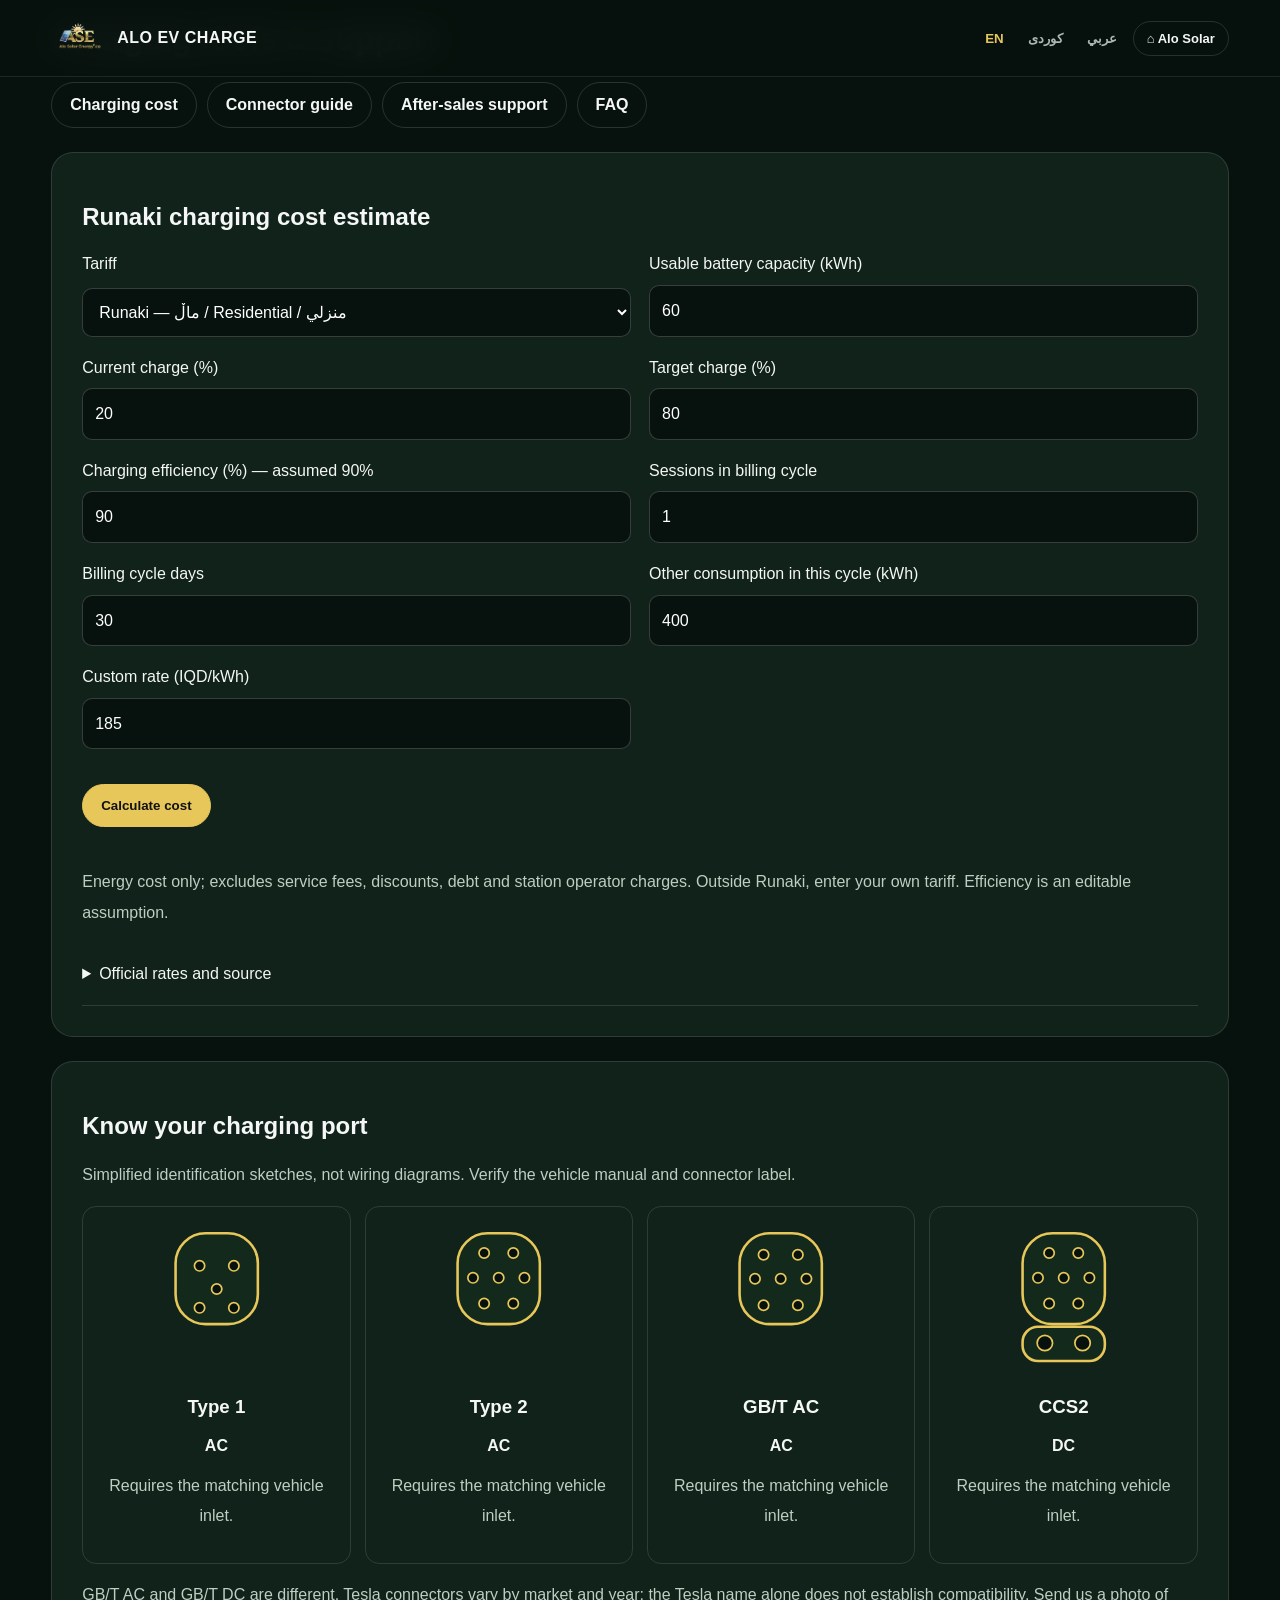
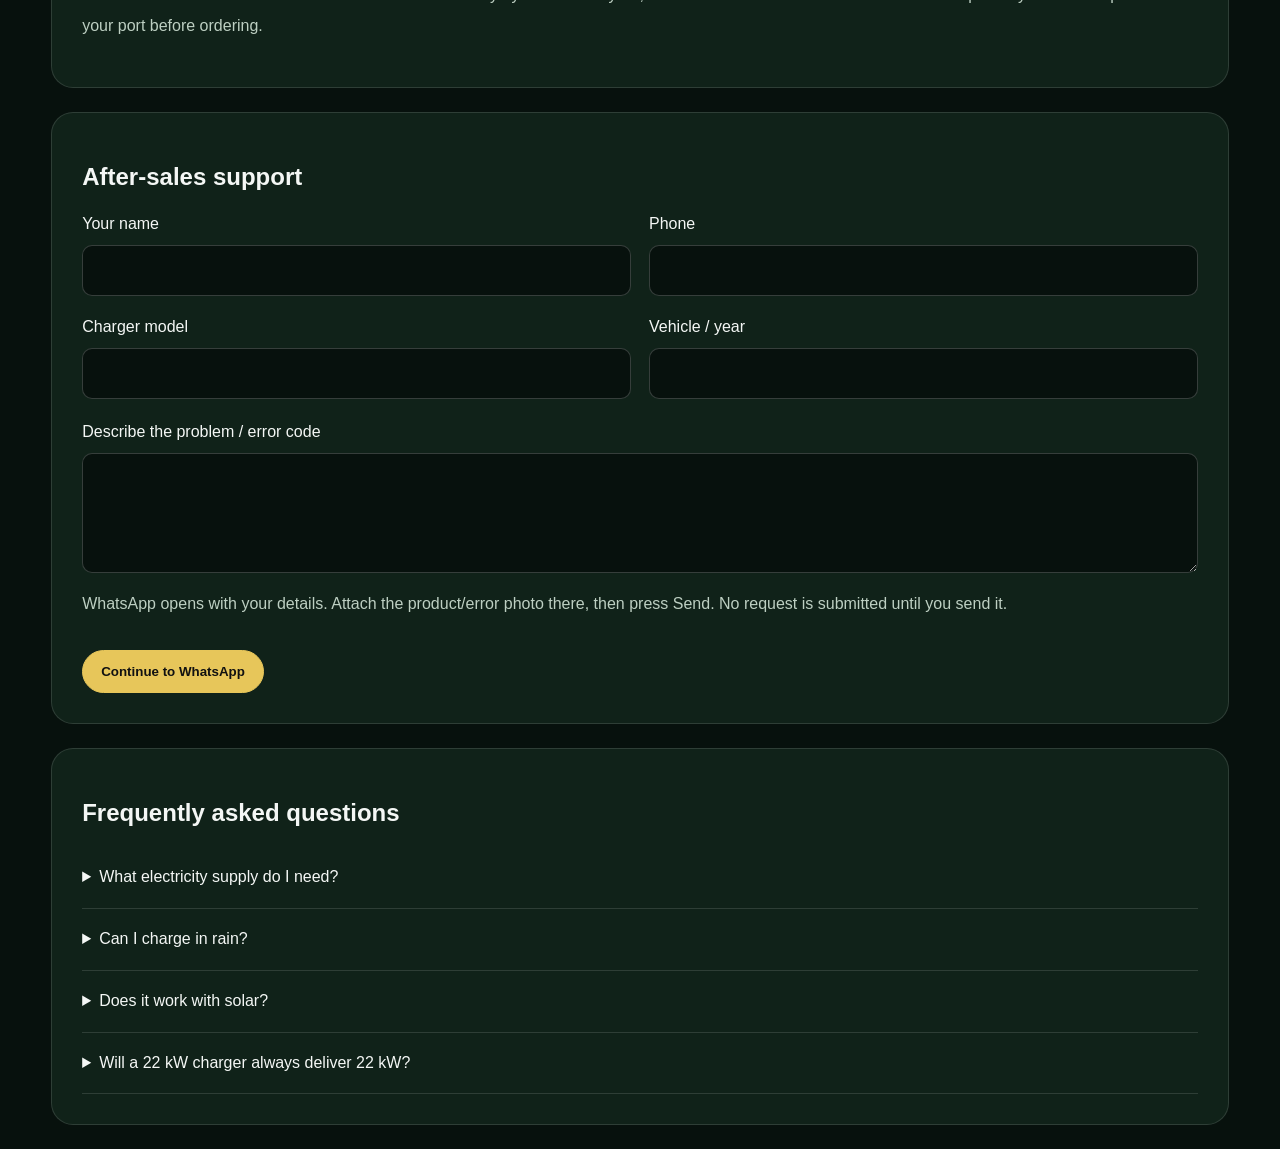
<file: ev-support.html>
<!doctype html><html lang="en" dir="ltr"><head><meta charset="utf-8"><meta name="viewport" content="width=device-width,initial-scale=1,maximum-scale=1"><title>Alo EV | Charging tools & support</title><meta name="theme-color" content="#050706"><meta http-equiv="Content-Security-Policy" content="default-src 'self'; img-src 'self' data: https://powersolid.vn https://medal-power.com https://www.medal-power.com https://www.sfxntech.com https://cms.peak-energy.gmbh https://ladezon.de https://images.caradisiac.com; style-src 'self' 'unsafe-inline' https://fonts.googleapis.com; font-src 'self' https://fonts.gstatic.com; script-src 'self' 'unsafe-inline'; base-uri 'self'; object-src 'none';"><link rel="preconnect" href="https://fonts.googleapis.com"><link href="https://fonts.googleapis.com/css2?family=Inter:wght@400;500;600;700;800;900&family=Noto+Sans+Arabic:wght@400;500;600;700;800;900&display=swap" rel="stylesheet"><style>
:root{--bg:#07110d;--panel:#10251b;--line:#ffffff18;--gold:#e7c65a;--green:#29e39e;--txt:#f4f7f5;--muted:#a8b3ad}*{box-sizing:border-box}html{scroll-behavior:smooth}body{margin:0;background:var(--bg);color:var(--txt);font-family:Inter,"Noto Sans Arabic",sans-serif}a{text-decoration:none;color:inherit}.wrap{width:min(1180px,92%);margin:auto}header{position:fixed;z-index:30;top:0;left:0;right:0;background:#07110de8;backdrop-filter:blur(18px);border-bottom:1px solid var(--line)}.nav{height:72px;display:flex;align-items:center;gap:14px}.brand{display:flex;align-items:center;gap:10px;font-weight:900;letter-spacing:.5px}.brand img{width:56px;height:56px;object-fit:contain;display:block}.nav-right{margin-inline-start:auto;display:flex;align-items:center;gap:8px}.lang{border:0;background:transparent;color:#aeb8b2;font-weight:800;cursor:pointer;padding:8px}.lang.active{color:var(--gold)}.back{border:1px solid #ffffff22;border-radius:999px;padding:9px 13px;font-size:13px;font-weight:800}.hero{min-height:100vh;display:flex;align-items:center;position:relative;overflow:hidden;background:linear-gradient(90deg,#050706 8%,#050706d9 43%,#05070644 75%),url('https://www.sfxntech.com/images/sunfull/products/ev_smart_charger/SMART-7kw-OCPP16-4G-WiFi-Wallbox-03-clean.webp?v=1') center right/contain no-repeat}.hero:after{content:"";position:absolute;inset:auto 0 0;height:180px;background:linear-gradient(transparent,var(--bg))}.hero-copy{position:relative;z-index:2;max-width:690px;padding-top:60px}.kicker{color:var(--green);font-size:12px;font-weight:900;letter-spacing:2px}.hero h1{font-size:clamp(52px,8vw,96px);line-height:.92;margin:18px 0;letter-spacing:-4px}.hero h1 span{color:var(--gold)}.hero p{font-size:clamp(16px,2vw,21px);line-height:1.7;color:#bcc6c0;max-width:590px}.actions{display:flex;gap:10px;flex-wrap:wrap;margin-top:30px}.btn{display:inline-flex;align-items:center;justify-content:center;padding:13px 18px;border-radius:999px;font-weight:900;border:1px solid #ffffff24}.primary{background:var(--gold);color:#111;border-color:var(--gold)}.section{padding:95px 0}.head{display:flex;justify-content:space-between;align-items:end;gap:30px;margin-bottom:34px}.head h2{font-size:clamp(34px,5vw,58px);line-height:1;margin:8px 0}.head p{max-width:520px;color:var(--muted);line-height:1.7}.solutions{display:grid;grid-template-columns:repeat(3,1fr);gap:14px}.solution{min-height:390px;border-radius:26px;overflow:hidden;position:relative;border:1px solid var(--line);background:#111}.solution:before{content:"";position:absolute;inset:0;background:linear-gradient(180deg,#00000008 20%,#050706f2 94%)}.solution:nth-child(1){background:url('https://cms.peak-energy.gmbh/api/media/file/Wallbox-Haus.webp') center/cover no-repeat}.solution:nth-child(2){background:url('https://ladezon.de/cdn/shop/files/ladesaeulen_gewerbeimmobilien.png?v=1772017278&width=1600') center/cover no-repeat}.solution:nth-child(3){background:url('https://images.caradisiac.com/logos/3/2/7/5/283275/S0-il-y-a-comme-un-hic-sur-le-tout-electrique-209440.jpg') center/cover no-repeat}.solution .icon{display:none}.solution .copy{position:absolute;z-index:2;left:25px;right:25px;bottom:24px}.solution h3{font-size:26px;margin:0 0 7px}.solution p{color:#aeb9b2;margin:0;line-height:1.55}.brands{display:grid;grid-template-columns:1fr 1fr;gap:16px}.brand-card{background:var(--panel);border:1px solid var(--line);border-radius:28px;overflow:hidden}.brand-card img{width:100%;height:380px;object-fit:contain;background:#fff}.brand-copy{padding:28px}.brand-copy small{color:var(--green);font-weight:900;letter-spacing:1.5px}.brand-copy h3{font-size:32px;margin:6px 0}.brand-copy p{color:var(--muted);line-height:1.7}.chips{display:flex;gap:7px;flex-wrap:wrap}.chip{border:1px solid #ffffff20;border-radius:999px;padding:6px 10px;font-size:12px;color:#c7d0cb}.solar{border:1px solid var(--line);border-radius:30px;overflow:hidden;display:grid;grid-template-columns:1fr 1fr;background:linear-gradient(135deg,#0d1712,#090c0a)}.solar-img{min-height:470px;background:url('https://www.sfxntech.com/images/sunfull/products/ev_smart_charger/SMART-7kw-OCPP16-4G-WiFi-Wallbox-03-clean.webp?v=1') center/cover}.solar-copy{padding:55px}.solar-copy h2{font-size:clamp(36px,5vw,62px);line-height:1;margin:12px 0 20px}.solar-copy p{color:var(--muted);line-height:1.75}.flow{display:flex;gap:8px;flex-wrap:wrap;margin:26px 0}.flow span{border:1px solid #ffffff1c;background:#ffffff08;padding:10px 12px;border-radius:999px;font-weight:800}.cta{text-align:center;padding:75px 20px;border-top:1px solid var(--line)}.cta h2{font-size:clamp(36px,5vw,60px);margin:0 0 14px}.cta p{color:var(--muted);max-width:620px;margin:0 auto 26px;line-height:1.7}.modal{position:fixed;inset:0;background:#000c;z-index:50;display:none;align-items:center;justify-content:center;padding:20px}.modal.open{display:flex}.modal-card{width:min(620px,100%);max-height:90vh;overflow:auto;background:#0b100d;border:1px solid #ffffff20;border-radius:24px;padding:28px}.close{float:right;border:0;background:#ffffff10;color:#fff;border-radius:50%;width:36px;height:36px;cursor:pointer}.fields{display:grid;grid-template-columns:1fr 1fr;gap:10px}.field label{display:block;color:var(--muted);font-size:12px;margin-bottom:5px}.field input,.field select{width:100%;background:#050706;border:1px solid #ffffff22;color:#fff;border-radius:12px;padding:13px}.result{margin-top:16px;padding:16px;border-radius:14px;background:#29e39e10;border:1px solid #29e39e38;color:#dff9ee}.footer{text-align:center;padding:30px;color:#77827c;font-size:12px}[dir=rtl] body{font-family:"Noto Sans Arabic",Inter,sans-serif}[dir=rtl] .hero h1{letter-spacing:0}[dir=rtl] .solution .icon{right:auto;left:38px}
@media(max-width:800px){.brand span{display:none}.hero{min-height:92vh;background:linear-gradient(#050706bb,#050706ee),url('https://www.sfxntech.com/images/sunfull/products/ev_smart_charger/SMART-7kw-OCPP16-4G-WiFi-Wallbox-03-clean.webp?v=1') center 20%/cover no-repeat}.hero h1{letter-spacing:-2px}.head{display:block}.solutions,.brands,.solar{grid-template-columns:1fr}.brand-card img{height:300px}.solar-img{min-height:320px}.solar-copy{padding:30px}.section{padding:65px 0}.fields{grid-template-columns:1fr}.lang{padding:7px 5px;font-size:12px}.back{padding:8px 10px;font-size:12px}}
</style>
<style id="ev-topbar-stability-fix">
body[data-layout=ev]{overflow-x:hidden}
body[data-layout=ev] header .nav{min-height:72px;height:auto;padding:10px 0;flex-wrap:wrap;row-gap:10px}
body[data-layout=ev] header .brand{flex:1 1 260px;min-width:0}
body[data-layout=ev] header .brand img{flex:0 0 auto}
body[data-layout=ev] header .brand span{display:block;min-width:0;white-space:nowrap;overflow:hidden;text-overflow:ellipsis}
body[data-layout=ev] header .nav-right{margin-inline-start:auto;display:flex;align-items:center;justify-content:flex-end;gap:8px;flex-wrap:wrap;min-width:0}
body[data-layout=ev] header .nav-right .back{white-space:nowrap}
body[data-layout=ev] .hero,body[data-layout=ev] main{overflow-x:clip}
@media(max-width:1100px){
  body[data-layout=ev] header .wrap,body[data-layout=ev] .hero>.wrap,body[data-layout=ev] .ev-quick-nav{width:min(100%,calc(100% - 32px))}
  body[data-layout=ev] header .brand{flex-basis:220px}
}
@media(max-width:760px){
  body[data-layout=ev] header .nav{align-items:flex-start}
  body[data-layout=ev] header .brand{flex:1 1 100%}
  body[data-layout=ev] header .nav-right{width:100%;margin-inline-start:0;justify-content:space-between}
  body[data-layout=ev] header .nav-right .lang{flex:0 0 auto}
  body[data-layout=ev] header .nav-right .back{margin-inline-start:auto}
}
@media(max-width:520px){
  body[data-layout=ev] header .nav-right{gap:6px}
  body[data-layout=ev] header .nav-right .back{font-size:11px;padding:8px 9px}
  body[data-layout=ev] header .brand img{width:48px;height:48px}
}
</style>
<link rel="icon" type="image/png" sizes="64x64" href="./favicon.png?v=20260926c">
<link rel="shortcut icon" type="image/x-icon" href="./favicon.ico?v=20260926c">
<link rel="apple-touch-icon" href="./icons/icon-192.png?v=20260926c">

<style id="eve-language-display-fix">
html[lang="en"] .ku,html[lang="en"] .ar{display:none!important}
html[lang="ku"] .en,html[lang="ku"] .ar{display:none!important}
html[lang="ar"] .en,html[lang="ar"] .ku{display:none!important}
</style>
<link href="https://fonts.googleapis.com/css2?family=IBM+Plex+Sans+Arabic:wght@400;500;600;700&family=Manrope:wght@400;500;600;700;800&family=Vazirmatn:wght@400;500;600;700;800&display=swap" rel="stylesheet">
<link rel="stylesheet" href="language-fonts.css">
</head><body data-layout="ev">
<header><div class="wrap nav"><a class="brand" href="ev-charging.html"><img src="./alo-logo.png?v=3" alt="Alo Solar Energy Logo"><span>ALO EV CHARGE</span></a><div class="nav-right"><button class="lang" data-lang="en">EN</button><button class="lang" data-lang="ku">کوردی</button><button class="lang" data-lang="ar">عربي</button><a class="back" href="index.html"><span class="en">⌂ Alo Solar</span><span class="ku">⌂ سەرەتا</span><span class="ar">⌂ الرئيسية</span></a></div></div></header>
<main class="catalog-main wrap"><h1><span class="en">Charging tools & support</span><span class="ku">ڕێنمای شەحن و خزمەتگوزاری</span><span class="ar">أدوات الشحن والدعم</span></h1><nav class="tools-nav"><a class="btn" href="#cost"><span class="en">Charging cost</span><span class="ku">تێچووی شەحن</span><span class="ar">تكلفة الشحن</span></a><a class="btn" href="#ports"><span class="en">Connector guide</span><span class="ku">ڕێنمای پۆرت</span><span class="ar">دليل المنافذ</span></a><a class="btn" href="#support"><span class="en">After-sales support</span><span class="ku">خزمەتگوزاری دوای فرۆشتن</span><span class="ar">خدمة ما بعد البيع</span></a><a class="btn" href="#faq"><span class="en">FAQ</span><span class="ku">پرسیارە باوەکان</span><span class="ar">الأسئلة الشائعة</span></a></nav><section id="cost" class="tool-panel"><h2><span class="en">Runaki charging cost estimate</span><span class="ku">خەمڵاندنی تێچووی شەحن بە نرخی ڕووناکی</span><span class="ar">تقدير تكلفة الشحن بتعرفة روناكي</span></h2><form id="cost-form"><div class="tool-fields"><label><span class="en">Tariff</span><span class="ku">جۆری نرخ</span><span class="ar">التعرفة</span><select id="tariff"><option value="home">Runaki — ماڵ / Residential / منزلي</option><option value="business">Runaki — بازرگانی / Commercial / تجاري</option><option value="custom">نرخی تایبەت / Custom / مخصص</option></select></label><label><span class="en">Usable battery capacity (kWh)</span><span class="ku">قەبارەی بەکارهاتووی پاتری (kWh)</span><span class="ar">سعة البطارية القابلة للاستخدام (kWh)</span><input id="capacity" type="number" value="60" min="0.1" max="1000" step="any" required></label><label><span class="en">Current charge (%)</span><span class="ku">شەحنی ئێستا (%)</span><span class="ar">الشحن الحالي (%)</span><input id="from" type="number" value="20" min="0" max="100" step="any" required></label><label><span class="en">Target charge (%)</span><span class="ku">شەحنی مەبەست (%)</span><span class="ar">الشحن المطلوب (%)</span><input id="to" type="number" value="80" min="0" max="100" step="any" required></label><label><span class="en">Charging efficiency (%) — assumed 90%</span><span class="ku">کارایی شەحن (%) — خەمڵاندن ٩٠٪</span><span class="ar">كفاءة الشحن (%) — افتراض 90%</span><input id="eff" type="number" value="90" min="1" max="100" step="any" required></label><label><span class="en">Sessions in billing cycle</span><span class="ku">ژمارەی شەحن لە ماوەی پسوولە</span><span class="ar">جلسات الشحن خلال الفاتورة</span><input id="sessions" type="number" value="1" min="1" max="1000" step="1" required></label><label><span class="en">Billing cycle days</span><span class="ku">ژمارەی ڕۆژەکانی پسوولە</span><span class="ar">أيام دورة الفاتورة</span><input id="days" type="number" value="30" min="1" max="366" step="1" required></label><label><span class="en">Other consumption in this cycle (kWh)</span><span class="ku">بەکارهێنانی تر لەم ماوەیەدا (kWh)</span><span class="ar">الاستهلاك الآخر خلال الدورة (kWh)</span><input id="base" type="number" value="400" min="0" max="100000" step="any" required></label><label><span class="en">Custom rate (IQD/kWh)</span><span class="ku">نرخی تایبەت (دینار/kWh)</span><span class="ar">التعرفة المخصصة (دينار/kWh)</span><input id="rate" type="number" value="185" min="0" max="10000" step="any" required></label></div><button class="btn primary" type="submit"><span class="en">Calculate cost</span><span class="ku">حیساب بکە</span><span class="ar">احسب التكلفة</span></button><output id="cost-output" aria-live="polite"></output></form><p><span class="en">Energy cost only; excludes service fees, discounts, debt and station operator charges. Outside Runaki, enter your own tariff. Efficiency is an editable assumption.</span><span class="ku">تەنها تێچووی وزەیە؛ کرێی خزمەتگوزاری، داشکاندن، قەرز و کرێی وێستگە ناگرێتەوە. ئەگەر ڕووناکیت نییە نرخی خۆت بنووسە. کارایی شەحن خەمڵاندنێکی گۆڕاوە.</span><span class="ar">تكلفة الطاقة فقط؛ لا تشمل الرسوم والخصومات والديون وأجور محطة الشحن. خارج روناكي أدخل تعرفة حسابك. الكفاءة افتراض قابل للتعديل.</span></p><details><summary><span class="en">Official rates and source</span><span class="ku">نرخی فەرمی و سەرچاوە</span><span class="ar">التعرفة الرسمية والمصدر</span></summary><p dir="ltr">30 days: 0–400: 72 · 400–800: 108 · 800–1200: 175 · 1200–1600: 265 · above 1600: 350 IQD/kWh. Commercial: 185 IQD/kWh.</p><a target="_blank" rel="noopener" href="https://runaki.gov.krd/en/resources/krg-announces-new-electricity-tariffs-under-project-runaki/">Runaki — 14 May 2025</a><p><span class="en">Reviewed 26 September 2026. Household bands scale with billing days.</span><span class="ku">پشکنراو لە ٢٦ ئەیلوولی ٢٠٢٦. پلەکانی ماڵ بەپێی ڕۆژەکانی پسوولە دەگۆڕێن.</span><span class="ar">تمت المراجعة في 26 سبتمبر 2026. الشرائح المنزلية تتناسب مع أيام الفاتورة.</span></p></details></section><section id="ports" class="tool-panel"><h2><span class="en">Know your charging port</span><span class="ku">پۆرتی شەحنەکەت بناسە</span><span class="ar">تعرّف على منفذ الشحن</span></h2><p><span class="en">Simplified identification sketches, not wiring diagrams. Verify the vehicle manual and connector label.</span><span class="ku">وێنەکان هێڵکاریی سادەن بۆ ناسینەوە، نەک نەخشەی بەستنی کارەبا. ڕێنمای ئۆتۆمبێل و ناوی پۆرت بپشکنە.</span><span class="ar">رسومات مبسطة للتعرّف وليست مخططات توصيل. راجع دليل السيارة وملصق المنفذ.</span></p><div class="port-grid"><article><svg viewBox="0 0 130 175" role="img" aria-label="Type 1"><rect x="17" y="12" width="96" height="106" rx="35" fill="#12291c" stroke="#e7c65a" stroke-width="3"/><circle cx="45" cy="50" r="6" fill="#07110d" stroke="#e7c65a" stroke-width="2"/><circle cx="85" cy="50" r="6" fill="#07110d" stroke="#e7c65a" stroke-width="2"/><circle cx="65" cy="77" r="6" fill="#07110d" stroke="#e7c65a" stroke-width="2"/><circle cx="45" cy="99" r="6" fill="#07110d" stroke="#e7c65a" stroke-width="2"/><circle cx="85" cy="99" r="6" fill="#07110d" stroke="#e7c65a" stroke-width="2"/></svg><h3>Type 1</h3><b>AC</b><p><span class="en">Requires the matching vehicle inlet.</span><span class="ku">پێویستی بە پۆرتی هاوشێوەی ئۆتۆمبێل هەیە.</span><span class="ar">يتطلب منفذ السيارة المطابق.</span></p></article><article><svg viewBox="0 0 130 175" role="img" aria-label="Type 2"><rect x="17" y="12" width="96" height="106" rx="35" fill="#12291c" stroke="#e7c65a" stroke-width="3"/><circle cx="48" cy="35" r="6" fill="#07110d" stroke="#e7c65a" stroke-width="2"/><circle cx="82" cy="35" r="6" fill="#07110d" stroke="#e7c65a" stroke-width="2"/><circle cx="35" cy="64" r="6" fill="#07110d" stroke="#e7c65a" stroke-width="2"/><circle cx="65" cy="64" r="6" fill="#07110d" stroke="#e7c65a" stroke-width="2"/><circle cx="95" cy="64" r="6" fill="#07110d" stroke="#e7c65a" stroke-width="2"/><circle cx="48" cy="94" r="6" fill="#07110d" stroke="#e7c65a" stroke-width="2"/><circle cx="82" cy="94" r="6" fill="#07110d" stroke="#e7c65a" stroke-width="2"/></svg><h3>Type 2</h3><b>AC</b><p><span class="en">Requires the matching vehicle inlet.</span><span class="ku">پێویستی بە پۆرتی هاوشێوەی ئۆتۆمبێل هەیە.</span><span class="ar">يتطلب منفذ السيارة المطابق.</span></p></article><article><svg viewBox="0 0 130 175" role="img" aria-label="GB/T AC"><rect x="17" y="12" width="96" height="106" rx="35" fill="#12291c" stroke="#e7c65a" stroke-width="3"/><circle cx="45" cy="37" r="6" fill="#07110d" stroke="#e7c65a" stroke-width="2"/><circle cx="85" cy="37" r="6" fill="#07110d" stroke="#e7c65a" stroke-width="2"/><circle cx="35" cy="65" r="6" fill="#07110d" stroke="#e7c65a" stroke-width="2"/><circle cx="65" cy="65" r="6" fill="#07110d" stroke="#e7c65a" stroke-width="2"/><circle cx="95" cy="65" r="6" fill="#07110d" stroke="#e7c65a" stroke-width="2"/><circle cx="45" cy="96" r="6" fill="#07110d" stroke="#e7c65a" stroke-width="2"/><circle cx="85" cy="96" r="6" fill="#07110d" stroke="#e7c65a" stroke-width="2"/></svg><h3>GB/T AC</h3><b>AC</b><p><span class="en">Requires the matching vehicle inlet.</span><span class="ku">پێویستی بە پۆرتی هاوشێوەی ئۆتۆمبێل هەیە.</span><span class="ar">يتطلب منفذ السيارة المطابق.</span></p></article><article><svg viewBox="0 0 130 175" role="img" aria-label="CCS2"><rect x="17" y="12" width="96" height="106" rx="35" fill="#12291c" stroke="#e7c65a" stroke-width="3"/><rect x="17" y="121" width="96" height="40" rx="18" fill="#12291c" stroke="#e7c65a" stroke-width="3"/><circle cx="48" cy="35" r="6" fill="#07110d" stroke="#e7c65a" stroke-width="2"/><circle cx="82" cy="35" r="6" fill="#07110d" stroke="#e7c65a" stroke-width="2"/><circle cx="35" cy="64" r="6" fill="#07110d" stroke="#e7c65a" stroke-width="2"/><circle cx="65" cy="64" r="6" fill="#07110d" stroke="#e7c65a" stroke-width="2"/><circle cx="95" cy="64" r="6" fill="#07110d" stroke="#e7c65a" stroke-width="2"/><circle cx="48" cy="94" r="6" fill="#07110d" stroke="#e7c65a" stroke-width="2"/><circle cx="82" cy="94" r="6" fill="#07110d" stroke="#e7c65a" stroke-width="2"/><circle cx="43" cy="140" r="9" fill="#07110d" stroke="#e7c65a" stroke-width="2"/><circle cx="87" cy="140" r="9" fill="#07110d" stroke="#e7c65a" stroke-width="2"/></svg><h3>CCS2</h3><b>DC</b><p><span class="en">Requires the matching vehicle inlet.</span><span class="ku">پێویستی بە پۆرتی هاوشێوەی ئۆتۆمبێل هەیە.</span><span class="ar">يتطلب منفذ السيارة المطابق.</span></p></article></div><p><span class="en">GB/T AC and GB/T DC are different. Tesla connectors vary by market and year; the Tesla name alone does not establish compatibility. Send us a photo of your port before ordering.</span><span class="ku">GB/T AC و GB/T DC جیاوازن. پۆرتی Tesla بەپێی بازاڕ و ساڵ دەگۆڕێت؛ تەنها ناوی Tesla گونجان دیاری ناکات. پێش داواکردن وێنەی پۆرتەکەت بنێرە.</span><span class="ar">GB/T AC يختلف عن GB/T DC. منافذ Tesla تختلف حسب السوق والسنة؛ الاسم وحده لا يضمن التوافق. أرسل صورة المنفذ قبل الطلب.</span></p></section><section id="support" class="tool-panel"><h2><span class="en">After-sales support</span><span class="ku">خزمەتگوزاری دوای فرۆشتن</span><span class="ar">خدمة ما بعد البيع</span></h2><form id="support-form"><div class="tool-fields"><label><span class="en">Your name</span><span class="ku">ناوت</span><span class="ar">الاسم</span><input id="support-customer" maxlength="100" required></label><label><span class="en">Phone</span><span class="ku">ژمارەی مۆبایل</span><span class="ar">الهاتف</span><input id="support-phone" maxlength="100" required></label><label><span class="en">Charger model</span><span class="ku">مۆدێلی شەحنکەر</span><span class="ar">طراز الشاحن</span><input id="support-model" maxlength="100" required></label><label><span class="en">Vehicle / year</span><span class="ku">سەیارە / ساڵ</span><span class="ar">السيارة / السنة</span><input id="support-vehicle" maxlength="100" required></label></div><label><span class="en">Describe the problem / error code</span><span class="ku">کێشەکە / کۆدی هەڵە بنووسە</span><span class="ar">وصف المشكلة / رمز الخطأ</span><textarea id="support-issue" maxlength="1500" required></textarea></label><p><span class="en">WhatsApp opens with your details. Attach the product/error photo there, then press Send. No request is submitted until you send it.</span><span class="ku">واتسئاپ بە زانیارییەکانتەوە دەکرێتەوە. لەوێ وێنەی بەرهەم یان هەڵەکە زیاد بکە و Send بکە. تا نەنێریت داواکاری تۆمار نابێت.</span><span class="ar">يفتح WhatsApp بالتفاصيل. أرفق صورة المنتج أو الخطأ هناك ثم اضغط إرسال. لا يتم تقديم الطلب حتى ترسله.</span></p><button class="btn primary" type="submit"><span class="en">Continue to WhatsApp</span><span class="ku">بەردەوام بە لە واتسئاپ</span><span class="ar">متابعة إلى WhatsApp</span></button></form></section><section id="faq" class="tool-panel"><h2><span class="en">Frequently asked questions</span><span class="ku">پرسیارە باوەکان</span><span class="ar">الأسئلة الشائعة</span></h2><details><summary><span class="en">What electricity supply do I need?</span><span class="ku">چ جۆرە کارەبایەکم پێویستە؟</span><span class="ar">ما التغذية الكهربائية المطلوبة؟</span></summary><p><span class="en">Check the exact model datasheet for voltage, phase and current. Installation and protection must be assessed for your site.</span><span class="ku">ڤۆڵتاژ، فەیز و ئەمپێر لە داتاشیتی مۆدێلەکە ببینە. دامەزراندن و پاراستن پێویستی بە پشکنینی شوێن هەیە.</span><span class="ar">راجع جهد وطَوْر وتيار الطراز في ورقة البيانات. يجب تقييم التركيب والحماية في الموقع.</span></p></details><details><summary><span class="en">Can I charge in rain?</span><span class="ku">لە باراندا شەحن بکەم؟</span><span class="ar">هل يمكن الشحن في المطر؟</span></summary><p><span class="en">Only under the manufacturer’s specified installation and weather conditions. Check the IP rating of both charger and connector; never use damaged equipment or flooded connections.</span><span class="ku">تەنها بەپێی مەرجی بەرهەمهێنەر. پلەی IP ـی شەحنکەر و پۆرت بپشکنە؛ ئامێری زیانلێکەوتوو یان پۆرتی ژێر ئاو بەکار مەهێنە.</span><span class="ar">وفق شروط الشركة فقط. تحقق من تصنيف IP للشاحن والموصل؛ لا تستخدم معدات تالفة أو توصيلات مغمورة.</span></p></details><details><summary><span class="en">Does it work with solar?</span><span class="ku">لەگەڵ سۆلەر کار دەکات؟</span><span class="ar">هل يعمل مع الطاقة الشمسية؟</span></summary><p><span class="en">It depends on inverter capacity, phase and available power. Charging specifically from surplus solar requires compatible controls; it is not a feature of every charger.</span><span class="ku">بە توانای ئینڤێرتەر، فەیز و وزەی بەردەستەوە بەستراوە. شەحن بە وزەی زیادەی خۆر کۆنترۆڵی گونجاو دەوێت و لە هەموو شەحنکەرێکدا نییە.</span><span class="ar">يعتمد على قدرة العاكس والطور والطاقة المتاحة. الشحن بفائض الشمس يتطلب تحكماً متوافقاً وليس ميزة لكل شاحن.</span></p></details><details><summary><span class="en">Will a 22 kW charger always deliver 22 kW?</span><span class="ku">٢٢ کیلۆوات هەمیشە ٢٢ دەدات؟</span><span class="ar">هل يعطي شاحن 22 kW دائماً 22 kW؟</span></summary><p><span class="en">No. The vehicle charging limit, supply and charger settings determine actual power.</span><span class="ku">نەخێر؛ سنووری سەیارە، کارەبای بەردەست و ڕێکخستنی شەحنکەر پاوەری ڕاستەقینە دیاری دەکەن.</span><span class="ar">لا؛ حد السيارة والتغذية وإعدادات الشاحن تحدد القدرة الفعلية.</span></p></details></section></main><script>function eveGetLangStore(k){try{return localStorage.getItem(k)}catch(e){return null}}function eveSetLangStore(k,v){try{localStorage.setItem(k,v)}catch(e){}}function setLang(l){if(!['en','ku','ar'].includes(l))l='en';document.documentElement.lang=l;document.documentElement.dir=l==='en'?'ltr':'rtl';document.querySelectorAll('.en,.ku,.ar').forEach(x=>x.style.display=x.classList.contains(l)?'':'none');document.querySelectorAll('.lang').forEach(x=>x.classList.toggle('active',x.dataset.lang===l));eveSetLangStore('aloLanguage',l);eveSetLangStore('aloLang',l)}document.querySelectorAll('.lang').forEach(b=>b.onclick=()=>setLang(b.dataset.lang));setLang(eveGetLangStore('aloLanguage')||eveGetLangStore('aloLang')||'en');</script><style>
.tools-nav{display:flex;gap:10px;flex-wrap:wrap;margin:24px 0}.tool-panel{scroll-margin-top:90px;background:#102219;border:1px solid #ffffff20;padding:30px;border-radius:22px;margin:24px 0}.tool-panel p{line-height:1.9;color:#bdcfc2}.tool-fields{display:grid;grid-template-columns:repeat(2,minmax(0,1fr));gap:18px;margin:20px 0}.tool-panel label{display:grid;gap:8px;line-height:1.6}.tool-panel input,.tool-panel select,.tool-panel textarea{width:100%;min-width:0;border:1px solid #ffffff30;background:#07110d;color:white;border-radius:10px;padding:12px;font:inherit;font-size:16px}.tool-panel textarea{min-height:120px}.tool-panel button{cursor:pointer;margin-top:15px}.tool-panel output{display:block;white-space:pre-line;line-height:2;color:#e7c65a;margin:20px 0}.tool-panel details{padding:16px 0;border-bottom:1px solid #ffffff20}.tool-panel summary{cursor:pointer;line-height:1.8}.port-grid{display:grid;grid-template-columns:repeat(4,1fr);gap:14px}.port-grid article{text-align:center;border:1px solid #ffffff20;padding:16px;border-radius:14px}.port-grid svg{height:150px;max-width:100%}.tool-panel a{text-decoration:underline}@media(max-width:700px){.tool-fields{grid-template-columns:1fr}.port-grid{grid-template-columns:1fr 1fr}.tool-panel{padding:20px 16px}.tools-nav .btn{flex:1 1 42%;font-size:13px}}
</style><script>
(()=>{
const $=id=>document.getElementById(id),copy=(a,b,c)=>document.documentElement.lang==='ku'?b:document.documentElement.lang==='ar'?c:a;
function bill(kwh,days){let remaining=kwh,total=0;for(const rate of [72,108,175,265]){let quantity=Math.min(remaining,400*days/30);total+=quantity*rate;remaining-=quantity}return total+remaining*350}
function state(){const home=$('tariff').value==='home',custom=$('tariff').value==='custom';for(const id of ['base','days']){$(id).disabled=!home;$(id).parentElement.hidden=!home}$('rate').disabled=!custom;$('rate').parentElement.hidden=!custom;$('cost-output').textContent=''}
$('tariff').addEventListener('change',state);state();
$('cost-form').addEventListener('input',()=>$('cost-output').textContent='');
$('cost-form').addEventListener('submit',event=>{event.preventDefault();if(!$('cost-form').reportValidity())return;const num=id=>Number($(id).value),start=num('from'),end=num('to');if(end<=start){$('cost-output').textContent=copy('Target charge must exceed current charge.','شەحنی مەبەست دەبێت لە ئێستا زیاتر بێت.','الشحن المطلوب يجب أن يتجاوز الحالي.');return}const battery=num('capacity')*(end-start)/100,grid=battery/(num('eff')/100),totalEnergy=grid*num('sessions'),tariff=$('tariff').value;const cost=tariff==='home'?bill(num('base')+totalEnergy,num('days'))-bill(num('base'),num('days')):totalEnergy*(tariff==='business'?185:num('rate'));const money=new Intl.NumberFormat('en-US',{maximumFractionDigits:0}).format(cost);$('cost-output').textContent=copy('Energy from grid per session: ','وزەی وەرگیراو لە تۆڕ بۆ هەر شەحن: ','طاقة الشبكة لكل جلسة: ')+grid.toFixed(2)+' kWh\n'+copy('Total charging energy in cycle: ','کۆی وزەی شەحن لە ماوەکەدا: ','إجمالي طاقة الشحن خلال الدورة: ')+totalEnergy.toFixed(2)+' kWh\n'+copy('Added energy cost in this cycle: ','تێچووی زیادەی وزە لەم ماوەیەدا: ','تكلفة الطاقة الإضافية خلال الدورة: ')+money+' IQD';});
$('support-form').addEventListener('submit',event=>{event.preventDefault();if(!$('support-form').reportValidity())return;const message=['Alo Solar Energy — EV support',...['customer','phone','model','vehicle','issue'].map(id=>id+': '+$('support-'+id).value.trim()),'I will attach photos in WhatsApp.'].join('\n');window.open('https://wa.me/9647764400440?text='+encodeURIComponent(message),'_blank','noopener,noreferrer');});
// Prevent stale result language after a language switch.
const original=window.setLang;window.setLang=function(l){original(l);$('cost-output').textContent=''};
if(typeof module!=='undefined')module.exports={bill};
})();

</script></body></html>
</file>
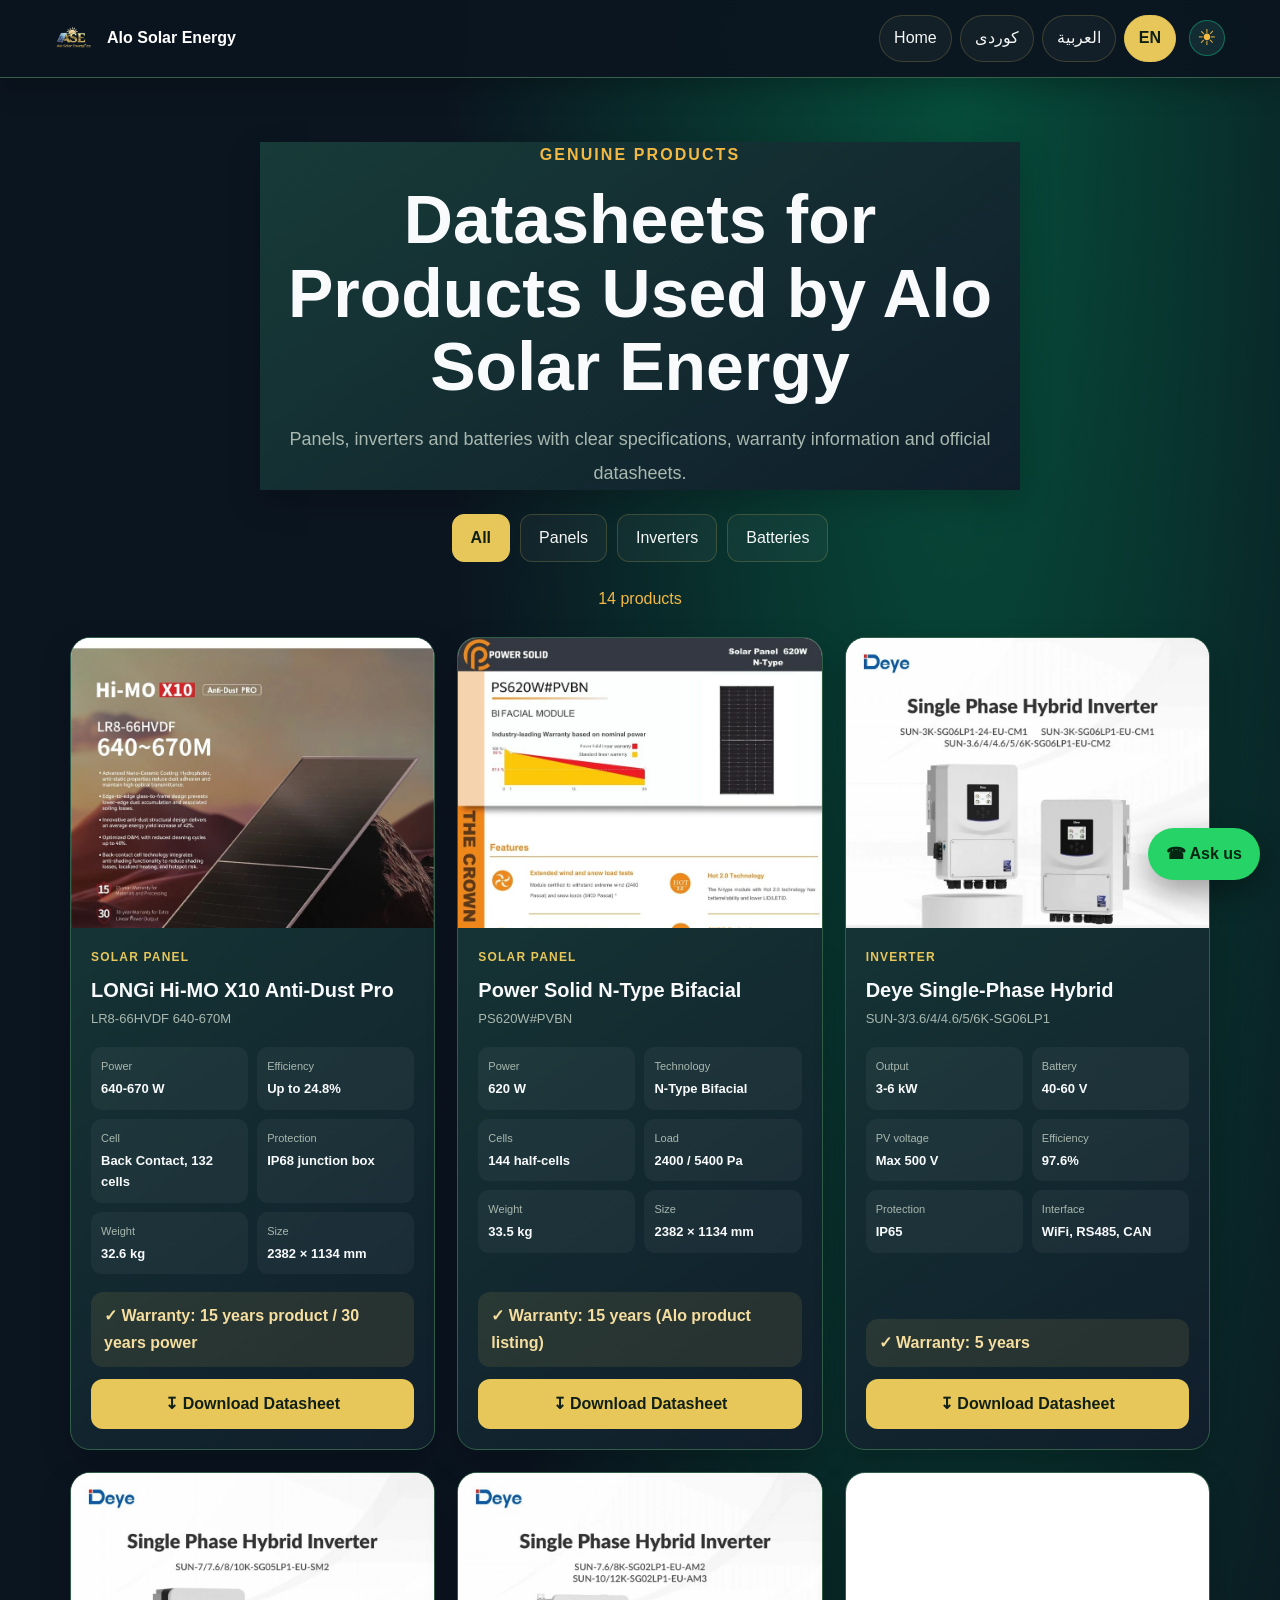
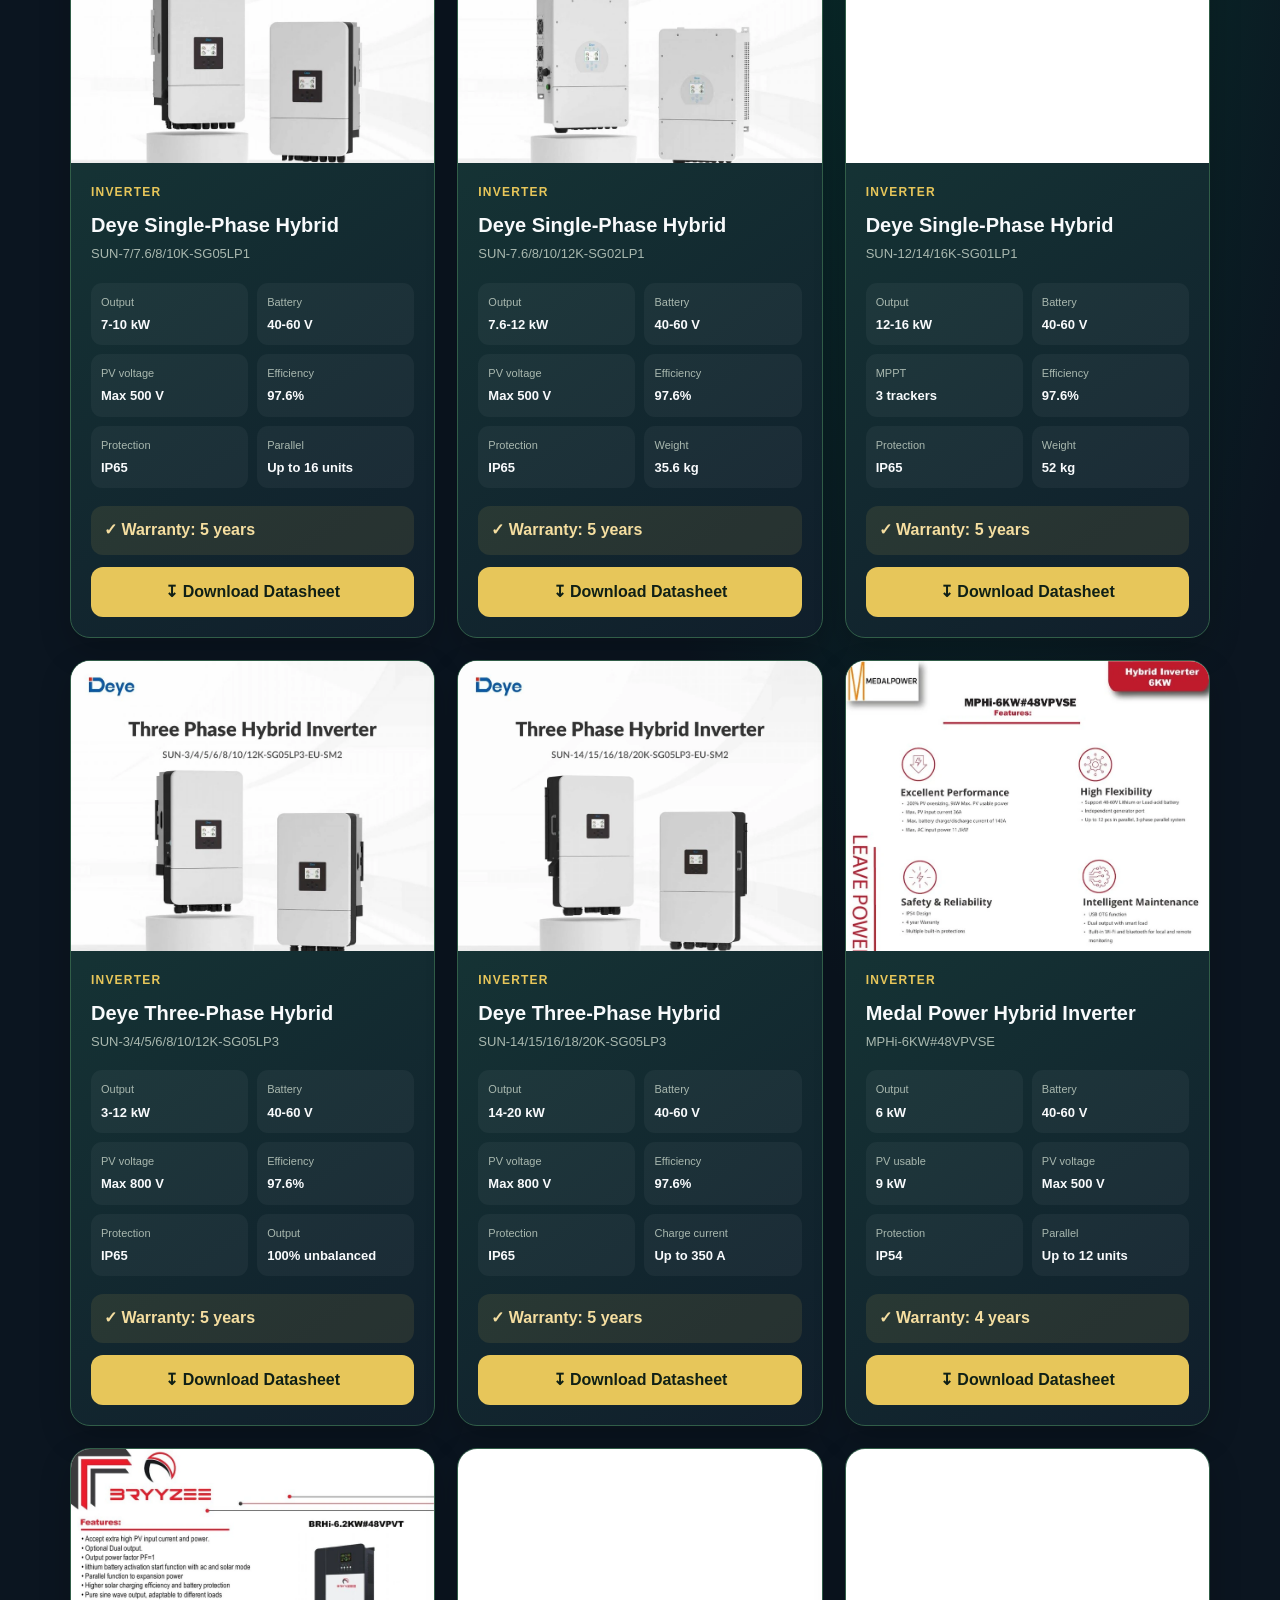
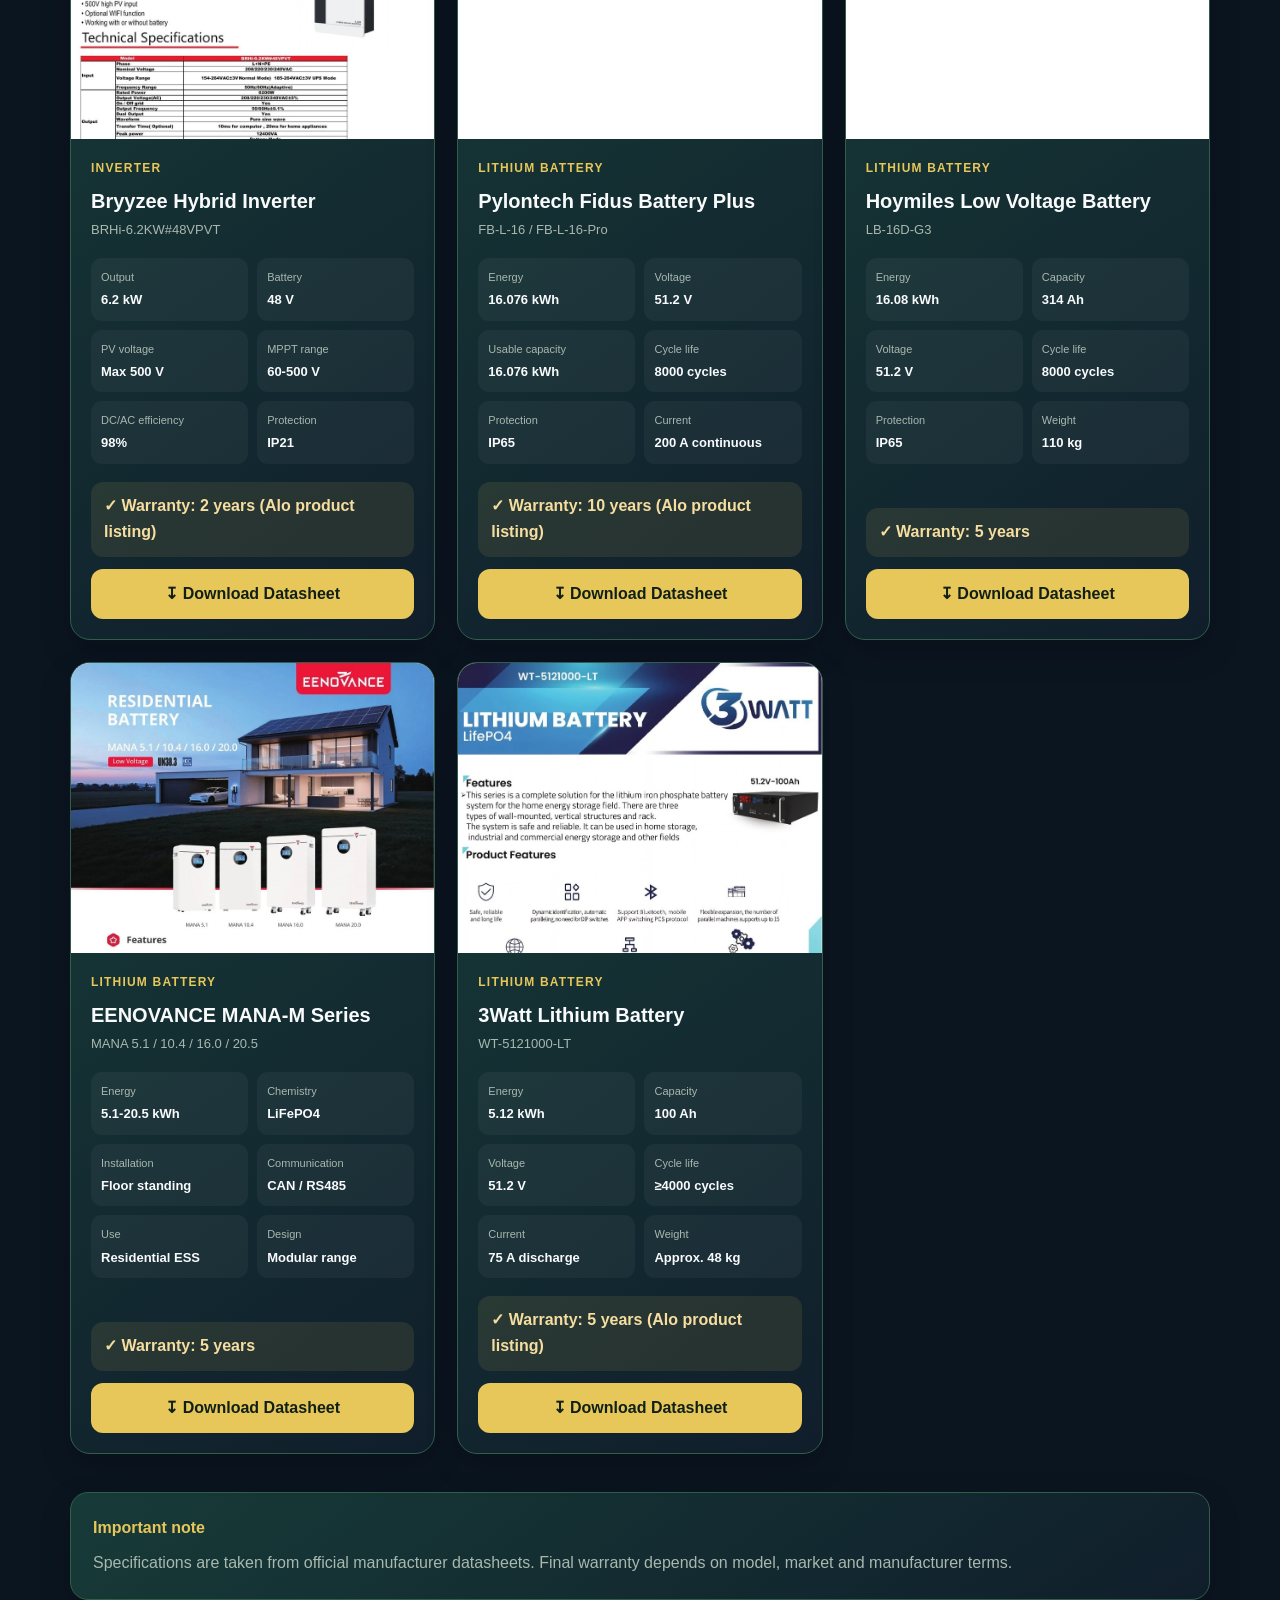
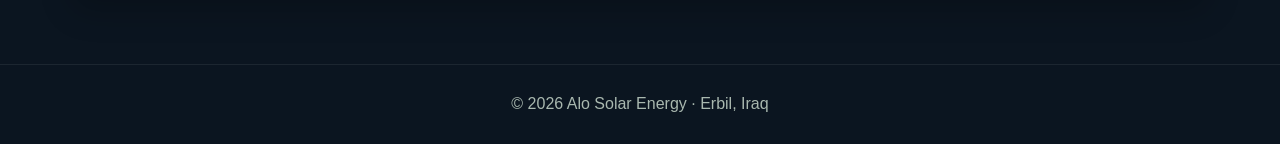
<file: products.html>
<!doctype html>
<html lang="ku" dir="rtl">
<head>
  <meta charset="utf-8"><meta name="viewport" content="width=device-width,initial-scale=1">
  <meta name="description" content="Solar panels, hybrid inverters and lithium batteries supplied by Alo Solar Energy in Iraq.">
  <meta name="theme-color" content="#07110d"><meta name="robots" content="index,follow,max-image-preview:large">
  <meta http-equiv="Content-Security-Policy" content="default-src 'self'; base-uri 'none'; object-src 'none'; frame-ancestors 'none'; img-src 'self' data:; style-src 'self' 'unsafe-inline' https://fonts.googleapis.com; font-src https://fonts.gstatic.com; script-src 'self' 'unsafe-inline'; connect-src 'none'; upgrade-insecure-requests">
  <link rel="canonical" href="https://alosolarenergy.com/products.html"><link rel="preconnect" href="https://fonts.googleapis.com"><link rel="preconnect" href="https://fonts.gstatic.com" crossorigin>
  <link href="https://fonts.googleapis.com/css2?family=Inter:wght@400;600;700;800&amp;family=Noto+Sans+Arabic:wght@400;600;700;800&amp;display=swap" rel="stylesheet">
  <style>
:root{--bg:#07110d;--card:#10251a;--gold:#e7c65a;--text:#f4f7f5;--muted:#a9b8af;--line:rgba(231,198,90,.2)}*{box-sizing:border-box}html{scroll-behavior:smooth}body{margin:0;background:radial-gradient(circle at 50% 0,#173d2a 0,#07110d 34%);color:var(--text);font-family:Inter,Arial,sans-serif;min-height:100vh}[dir=rtl] body{font-family:"Noto Sans Arabic",Tahoma,sans-serif}header{height:78px;padding:0 max(20px,calc((100% - 1180px)/2));display:flex;align-items:center;justify-content:space-between;gap:20px;border-bottom:1px solid rgba(255,255,255,.08);background:rgba(7,17,13,.92);position:sticky;top:0;z-index:10;backdrop-filter:blur(14px)}.brand{display:flex;align-items:center;gap:11px;color:white;text-decoration:none}.brand img{width:46px;height:46px;object-fit:contain}.actions,.langs{display:flex;align-items:center;gap:8px}.home,.langs button,.filters button{border:1px solid var(--line);border-radius:999px;background:rgba(255,255,255,.04);color:var(--text);padding:9px 14px;text-decoration:none;font:inherit;cursor:pointer}.langs button.active,.filters button.active{background:var(--gold);color:#102016;border-color:var(--gold);font-weight:800}main{max-width:1180px;margin:auto;padding:64px 20px}.hero{text-align:center;max-width:760px;margin:auto}.eyebrow{color:var(--gold);font-weight:800;letter-spacing:.13em;text-transform:uppercase}.hero h1{font-size:clamp(36px,6vw,68px);line-height:1.08;margin:15px 0}.hero p{color:var(--muted);font-size:18px;line-height:1.9}.filters{display:flex;flex-wrap:wrap;justify-content:center;gap:10px;margin:45px 0 12px}.count{text-align:center;color:var(--muted);margin-bottom:24px}.grid{display:grid;grid-template-columns:repeat(3,1fr);gap:22px}.card{background:linear-gradient(145deg,rgba(20,48,33,.96),rgba(8,25,17,.96));border:1px solid var(--line);border-radius:22px;overflow:hidden;display:flex;flex-direction:column;box-shadow:0 18px 45px rgba(0,0,0,.22);transition:.25s}.card:hover{transform:translateY(-5px);border-color:rgba(231,198,90,.55)}.photo{height:290px;background:#fff;display:grid;place-items:center;overflow:hidden}.photo img{width:100%;height:100%;object-fit:contain}.body{padding:20px;display:flex;flex-direction:column;flex:1}.type{color:var(--gold);font-size:12px;font-weight:800;letter-spacing:.1em;text-transform:uppercase}.card h2{font-size:20px;margin:8px 0 4px;line-height:1.4}.model{color:var(--muted);font-size:13px;direction:ltr;text-align:left}.specs{display:grid;grid-template-columns:1fr 1fr;gap:9px;margin:18px 0}.spec{background:rgba(255,255,255,.045);padding:10px;border-radius:11px}.spec small{display:block;color:var(--muted);font-size:11px}.spec strong{display:block;margin-top:3px;font-size:13px;direction:ltr}.warranty{margin-top:auto;padding:11px 13px;border-radius:12px;background:rgba(231,198,90,.1);color:#f5dea0;font-weight:700}.download{display:block;margin-top:12px;padding:12px;text-align:center;border-radius:12px;background:var(--gold);color:#102016;text-decoration:none;font-weight:800}.notice{margin-top:38px;padding:22px;border:1px solid var(--line);border-radius:18px;background:rgba(231,198,90,.06)}.notice b{color:var(--gold)}.notice p{color:var(--muted);line-height:1.8;margin:7px 0 0}.whatsapp{position:fixed;right:20px;bottom:20px;background:#25d366;color:#062614;text-decoration:none;padding:13px 18px;border-radius:999px;font-weight:800;box-shadow:0 12px 30px rgba(0,0,0,.35)}[dir=rtl] .whatsapp{right:auto;left:20px}footer{text-align:center;color:var(--muted);padding:26px;border-top:1px solid rgba(255,255,255,.07)}@media(max-width:900px){.grid{grid-template-columns:repeat(2,1fr)}}@media(max-width:620px){header{height:auto;padding:12px 14px;align-items:flex-start}.brand b{display:none}.actions{align-items:flex-end;flex-direction:column}.langs button{padding:7px 9px}.home{display:none}main{padding:44px 14px}.grid{grid-template-columns:1fr}.photo{height:330px}.whatsapp span{display:none}.whatsapp{padding:14px 17px}}

/* Alo Solar Energy: scoped layout refinement. Business logic remains in original files. */
:root{--ui-space:clamp(18px,2.4vw,30px);--ui-border:rgba(202,215,204,.13);--ui-radius:18px}
html{scroll-padding-top:96px;text-size-adjust:100%;-webkit-text-size-adjust:100%}
body[data-layout]{font-family:Inter,"Noto Sans Arabic",Tahoma,system-ui,sans-serif;line-height:1.65}
html[dir=rtl] body[data-layout]{font-family:"Noto Sans Arabic",Tahoma,system-ui,sans-serif}
body[data-layout] *,body[data-layout] *::before,body[data-layout] *::after{box-sizing:border-box}
body[data-layout] :is(button,input,select,textarea){font-family:inherit}
body[data-layout] :is(input:not([type=checkbox]):not([type=radio]):not([type=hidden]),select,textarea){font-size:16px;max-width:100%;border-radius:11px}
body[data-layout] :is(button,a,input,select,textarea):focus-visible{outline:2px solid #e7c65a;outline-offset:3px}
body[data-layout] :is(p,h1,h2,h3,label){overflow-wrap:break-word}
html[dir=rtl] body[data-layout] :is(h1,h2,h3,.brand,.kicker,.eyebrow){letter-spacing:normal}
body[data-layout] :is(main,.container,.wrap,.form-grid,.calc-row,.fields)>*{min-width:0}
body[data-layout] :is(button,.btn,.login-button,.order){touch-action:manipulation}
body[data-layout=home] :is(.container){max-width:1240px}
body[data-layout=home] :is(.grid3,.features,.calculator-grid){gap:22px}
body[data-layout=home] :is(.card,.calc-card,.calc-result,.hero-card){border-radius:22px;border-color:var(--ui-border)}
body[data-layout=home] .hero-copy h1{font-size:clamp(34px,4.7vw,68px);line-height:1.3;max-width:850px}
body[data-layout=home] :is(.calc-card,.calc-result){padding:var(--ui-space)}
body[data-layout=home] :is(.calc-row,.easy-quality-grid){gap:14px}
body[data-layout=home] :is(.field,.calc-field)>label{display:block;margin-bottom:8px;font-size:14px;line-height:1.65}
body[data-layout=home] :is(.field,.calc-field) :is(input,select){min-height:50px}
body[data-layout=home] .brand-grid{display:grid;grid-template-columns:repeat(auto-fit,minmax(150px,1fr));gap:14px}
body[data-layout=home] :is(.calc-actions,.easy-actions){display:flex;flex-wrap:wrap;gap:12px}
body[data-layout=home] :is(.calc-actions,.easy-actions)>*{flex:1 1 130px;min-height:48px}
body[data-layout=home] .calc-breakdown{line-height:1.85}
body[data-layout=products] main{width:min(1220px,calc(100% - 40px));margin-inline:auto}
body[data-layout=products] .filters{display:flex;gap:10px;flex-wrap:wrap;margin-block:24px}
body[data-layout=products] .filters button{min-height:44px;padding:10px 18px;border-radius:12px}
body[data-layout=products] #productGrid{gap:22px;align-items:stretch}
body[data-layout=products] #productGrid>article{border-radius:20px;overflow:hidden}
body[data-layout=installers] main{width:min(1220px,calc(100% - 40px));margin-inline:auto}
body[data-layout=installers] .login-view{grid-template-columns:minmax(0,1fr) minmax(0,560px);gap:clamp(28px,5vw,72px);align-items:start}
body[data-layout=installers] .login-card{padding:clamp(22px,3vw,34px);border-radius:24px;border-color:var(--ui-border);box-shadow:0 16px 48px #0002}
body[data-layout=installers] .login-copy{padding-top:28px}
body[data-layout=installers] .login-copy h1{font-size:clamp(30px,3.6vw,48px);line-height:1.45}
body[data-layout=installers] .auth-tabs{gap:6px;margin-bottom:26px;padding:5px;border-radius:13px}
body[data-layout=installers] .auth-tabs button{min-height:48px;font-size:14px}
body[data-layout=installers] #registerForm .form-grid{column-gap:16px;row-gap:18px}
body[data-layout=installers] #registerForm label{margin:0}
body[data-layout=installers] #registerForm label>span:first-child{display:block;margin-bottom:8px;font-size:14px}
body[data-layout=installers] #registerForm .registration-hint{font-size:12px;line-height:1.85;margin-top:8px}
body[data-layout=installers] :is(.login-button,.forgot-link){min-height:46px}
body[data-layout=installers] .price-grid{gap:20px}
body[data-layout=installers] .product{border-color:var(--ui-border);padding:22px;border-radius:20px}
body[data-layout=installers] .toolbar{gap:18px;flex-wrap:wrap}
body[data-layout=installers] .tabs{gap:8px}
body[data-layout=installers] .tabs button{min-height:44px}
body[data-layout=installers] .stats article{border-color:var(--ui-border)}
body[data-layout=admin] main{width:min(1360px,calc(100% - 48px));margin:32px auto 64px}
body[data-layout=admin] .heading{align-items:center;gap:20px;margin-bottom:28px}
body[data-layout=admin] .heading h1{font-size:clamp(25px,3vw,40px);line-height:1.45;margin-block:10px}
body[data-layout=admin] #adminPanel>nav{display:flex;flex-wrap:wrap;gap:8px;padding:10px;background:#0d1d15;border:1px solid var(--ui-border);border-radius:16px;margin-bottom:24px}
body[data-layout=admin] #adminPanel>nav button{min-height:46px;padding:10px 17px;border-radius:10px;font-size:14px}
body[data-layout=admin] :is(.box,.application-search){padding:var(--ui-space);border:1px solid var(--ui-border);border-radius:20px;margin-bottom:24px}
body[data-layout=admin] .box h2{font-size:21px;line-height:1.6;margin-top:0}
body[data-layout=admin] :is(.form-grid,.service-grid){gap:18px;align-items:start}
body[data-layout=admin] :is(.form-grid,.service-grid) label{font-size:13px;line-height:1.7}
body[data-layout=admin] :is(input:not([type=checkbox]):not([type=hidden]),select){min-height:46px}
body[data-layout=admin] .cards{gap:18px}
body[data-layout=admin] .cards>article{border-radius:18px;padding:22px;min-width:0}
body[data-layout=admin] .installer-tabs{display:flex;flex-wrap:wrap;gap:8px;margin:18px 0}
body[data-layout=admin] .installer-tabs button{min-height:44px;padding:10px 15px}
body[data-layout=admin] .table-wrap{overflow:auto;max-width:100%;border:1px solid var(--ui-border);border-radius:16px}
body[data-layout=admin] table{min-width:780px;border-collapse:collapse}
body[data-layout=admin] :is(th,td){padding:14px;text-align:start;vertical-align:top}
body[data-layout=admin] th{background:#172b20;white-space:nowrap;font-size:13px}
body[data-layout=admin] tbody tr:nth-child(even){background:#ffffff03}
body[data-layout=admin] .section-title{display:flex;flex-wrap:wrap;gap:14px;align-items:center}
body[data-layout=ev] .hero h1{line-height:1.2}
html[dir=rtl] body[data-layout=ev] .hero h1{letter-spacing:normal}
body[data-layout=ev] .fields{gap:16px}
body[data-layout=ev] .modal-card{max-height:calc(100dvh - 32px);overflow:auto;border-radius:22px}
body[data-layout=ev] .field label{line-height:1.8;margin-bottom:8px}
body[data-layout=ev] :is(.field input,.field select){min-height:48px}
@media(max-width:900px){
 body[data-layout=installers] .login-view{grid-template-columns:1fr;gap:24px;padding-top:30px}
 body[data-layout=installers] .login-copy{padding:0;text-align:center}
 body[data-layout=installers] .login-copy h1{font-size:30px}
 body[data-layout=installers] .login-card{width:100%;max-width:620px;margin-inline:auto}
 body[data-layout=admin] :is(.service-grid,.calc-grid){grid-template-columns:repeat(2,minmax(0,1fr))}
 body[data-layout=admin] .heading{flex-wrap:wrap}
}
@media(max-width:600px){
 body[data-layout] :is(input:not([type=checkbox]):not([type=radio]),select,textarea){font-size:16px!important}
 body[data-layout=home] .container{width:calc(100% - 28px)}
 body[data-layout=home] :is(.calc-card,.calc-result){padding:18px}
 body[data-layout=home] .hero-copy h1{font-size:32px;line-height:1.45}
 body[data-layout=home] .brand-grid{grid-template-columns:repeat(2,minmax(0,1fr));gap:10px}
 body[data-layout=home] .easy-quality-grid{gap:8px}
 body[data-layout=home] .easy-quality{padding:12px 8px;font-size:13px}
 body[data-layout=products] main,body[data-layout=installers] main,body[data-layout=admin] main{width:calc(100% - 28px)}
 body[data-layout=products] #productGrid{grid-template-columns:minmax(0,1fr)}
 body[data-layout=products] .filters{gap:7px}
 body[data-layout=products] .filters button{flex:1 1 auto;font-size:13px;padding:9px 12px}
 body[data-layout=installers] .login-card{padding:22px 18px}
 body[data-layout=installers] .login-copy h1{font-size:27px}
 body[data-layout=installers] .stats{gap:10px;margin-block:22px}
 body[data-layout=installers] .welcome-row h1{font-size:28px}
 body[data-layout=installers] .product{padding:18px}
 body[data-layout=admin] main{margin-top:24px}
 body[data-layout=admin] #adminPanel>nav{flex-wrap:nowrap;overflow-x:auto;max-width:100%;padding:8px;scrollbar-width:thin}
 body[data-layout=admin] #adminPanel>nav button{flex:0 0 auto;white-space:nowrap}
 body[data-layout=admin] :is(.form-grid,.service-grid,.calc-grid){grid-template-columns:minmax(0,1fr)}
 body[data-layout=admin] .heading h1{font-size:25px}
 body[data-layout=admin] :is(.box,.application-search){padding:18px}
 body[data-layout=admin] .cards{grid-template-columns:minmax(0,1fr)}
 body[data-layout=admin] .application-search-controls{display:flex;flex-wrap:wrap;gap:10px}
 body[data-layout=admin] .application-search-controls input{flex:1 1 200px;min-width:0}
 body[data-layout=ev] .hero-copy{padding-top:85px}
 body[data-layout=ev] .hero h1{font-size:clamp(37px,11vw,56px);line-height:1.3}
 body[data-layout=ev] .head h2{font-size:30px;line-height:1.4}
 body[data-layout=ev] .modal-card{padding:22px 16px;width:calc(100% - 24px)}
}
@media(prefers-reduced-motion:reduce){html{scroll-behavior:auto}body[data-layout] *{animation-duration:.01ms!important;transition-duration:.01ms!important}}

html[lang="ku"] .hero h1{line-height:1.5;letter-spacing:normal}html[lang="ku"] .type{letter-spacing:normal}html[lang="ku"] .spec small{line-height:1.8}
</style><title>Alo Solar Energy | Products</title>
<script src="/site-analytics.js?v=1" defer></script>
<link rel="icon" type="image/png" sizes="64x64" href="./favicon.png?v=20260926c">
<link rel="shortcut icon" type="image/x-icon" href="./favicon.ico?v=20260926c">
<link rel="apple-touch-icon" href="./icons/icon-192.png?v=20260926c">
<link href="https://fonts.googleapis.com/css2?family=IBM+Plex+Sans+Arabic:wght@400;500;600;700&family=Manrope:wght@400;500;600;700;800&family=Vazirmatn:wght@400;500;600;700;800&display=swap" rel="stylesheet">
<link rel="stylesheet" href="language-fonts.css">
<script src="/alo-theme-toggle.js?v=1" defer></script>
</head>
<body data-layout="products">
  <header><a class="brand" href="index.html"><img src="alo-logo.png" alt="Alo Solar Energy"><b>Alo Solar Energy</b></a><div class="actions"><a class="home" href="index.html" data-t="home">سەرەتا</a><div class="langs"><button data-lang="ku">کوردی</button><button data-lang="ar">العربية</button><button data-lang="en">EN</button></div></div></header>
  <main>
    <section class="hero"><span class="eyebrow" data-t="eyebrow">بەرهەمەکانمان</span><h1 data-t="title">بەرهەمەکان و زانیارییە تەکنیکییەکانیان</h1><p data-t="intro">پانێڵ، ئینڤێرتەر و پاترییەکانی ئەلۆ سۆلەر ئینێرجی بناسە؛ تایبەتمەندییەکان و ماوەی گەرەنتی ببینە و داتاشیتی هەر بەرهەمێک بکەرەوە.</p></section>
    <nav class="filters" aria-label="Product categories"><button class="active" data-filter="all" data-t="all">هەموو بەرهەمەکان</button><button data-filter="panel" data-t="panels">پانێڵەکان</button><button data-filter="inverter" data-t="inverters">ئینڤێرتەرەکان</button><button data-filter="battery" data-t="batteries">پاترییەکان</button></nav>
    <p class="count" id="count"></p><section class="grid" id="productGrid" aria-live="polite"></section>
    <section class="notice"><b data-t="noteTitle">تێبینی گرنگ</b><p data-t="note">زانیارییە تەکنیکییەکان لە داتاشیتی فەرمیی بەرهەمهێنەر وەرگیراون. ماوە و مەرجەکانی گەرەنتی بە مۆدێل و بازاڕەکە پەیوەستن؛ پێش کڕین لەگەڵ کۆمپانیا پشتڕاستیان بکەرەوە.</p></section>
  </main>
  <a class="whatsapp" href="https://wa.me/9647764400440" target="_blank" rel="noopener noreferrer" aria-label="WhatsApp">☎ <span data-t="ask">پەیوەندیمان پێوە بکە</span></a>
  <footer>© 2026 Alo Solar Energy · Erbil, Iraq</footer><script>
const PRODUCT_IMAGES={"longi-x10.jpg":"assets/product-fast/longi-x10-20260928.webp","powersolid-620.jpg":"assets/product-fast/powersolid-620-20260928.webp","deye-sp-3-6.jpg":"assets/product-fast/deye-sp-3-6-20260928.webp","deye-sp-7-10.jpg":"assets/product-fast/deye-sp-7-10-20260928.webp","deye-sp-7-12.jpg":"assets/product-fast/deye-sp-7-12-20260928.webp","deye-sp-12-16.jpg":"assets/product-fast/deye-sp-12-16-20260928.webp","deye-3p-3-12.jpg":"assets/product-fast/deye-3p-3-12-20260928.webp","deye-3p-14-20.jpg":"assets/product-fast/deye-3p-14-20-20260928.webp","medal-6.jpg":"assets/product-fast/medal-6-20260928.webp","bryyzee-6.jpg":"assets/product-fast/bryyzee-6-20260928.webp","pylontech-fidus.jpg":"assets/product-fast/pylontech-fidus-20260928.webp","hoymiles-16.jpg":"assets/product-fast/hoymiles-16-20260928.webp","mana-m.jpg":"assets/product-fast/mana-m-20260928.webp","3watt-100ah.jpg":"assets/product-fast/3watt-100ah-20260928.webp"};
const P='',D='';
const products=[
{type:'panel',name:'LONGi Hi-MO X10 Anti-Dust Pro',model:'LR8-66HVDF 640-670M',img:'longi-x10.jpg',pdf:'Anti-Dust-LR8-66HVDF-640-670M-Anti-dust-Pro.pdf.pdf',pg:1,w:'15 years product / 30 years power',s:[['Power','640-670 W'],['Efficiency','Up to 24.8%'],['Cell','Back Contact, 132 cells'],['Protection','IP68 junction box'],['Weight','32.6 kg'],['Size','2382 × 1134 mm']]},
{type:'panel',name:'Power Solid N-Type Bifacial',model:'PS620W#PVBN',img:'powersolid-620.jpg',pdf:'PS620WPVBN.pdf',pg:3,w:'15 years (Alo product listing)',s:[['Power','620 W'],['Technology','N-Type Bifacial'],['Cells','144 half-cells'],['Load','2400 / 5400 Pa'],['Weight','33.5 kg'],['Size','2382 × 1134 mm']]},
{type:'inverter',name:'Deye Single-Phase Hybrid',model:'SUN-3/3.6/4/4.6/5/6K-SG06LP1',img:'deye-sp-3-6.jpg',pdf:'BDatasheetSUN-3-6K-SG06LP1-EU-CM220260911en.pdf',pg:5,w:'5 years',s:[['Output','3-6 kW'],['Battery','40-60 V'],['PV voltage','Max 500 V'],['Efficiency','97.6%'],['Protection','IP65'],['Interface','WiFi, RS485, CAN']]},
{type:'inverter',name:'Deye Single-Phase Hybrid',model:'SUN-7/7.6/8/10K-SG05LP1',img:'deye-sp-7-10.jpg',pdf:'BDatasheetSUN-7-10K-SG05LP1-EU-SM220260911en.pdf',pg:7,w:'5 years',s:[['Output','7-10 kW'],['Battery','40-60 V'],['PV voltage','Max 500 V'],['Efficiency','97.6%'],['Protection','IP65'],['Parallel','Up to 16 units']]},
{type:'inverter',name:'Deye Single-Phase Hybrid',model:'SUN-7.6/8/10/12K-SG02LP1',img:'deye-sp-7-12.jpg',pdf:'BDatasheetSUN-76-12K-SG02LP1-EU-AM220260911en.pdf',pg:9,w:'5 years',s:[['Output','7.6-12 kW'],['Battery','40-60 V'],['PV voltage','Max 500 V'],['Efficiency','97.6%'],['Protection','IP65'],['Weight','35.6 kg']]},
{type:'inverter',name:'Deye Single-Phase Hybrid',model:'SUN-12/14/16K-SG01LP1',img:'deye-sp-12-16.jpg',pdf:'bdatasheet_sun-12-16kk-sg01lp1-eu_20260706_en.pdf',pg:11,w:'5 years',s:[['Output','12-16 kW'],['Battery','40-60 V'],['MPPT','3 trackers'],['Efficiency','97.6%'],['Protection','IP65'],['Weight','52 kg']]},
{type:'inverter',name:'Deye Three-Phase Hybrid',model:'SUN-3/4/5/6/8/10/12K-SG05LP3',img:'deye-3p-3-12.jpg',pdf:'BDatasheetSUN-3-12K-SG05LP3-EU-SM220260911en.pdf',pg:13,w:'5 years',s:[['Output','3-12 kW'],['Battery','40-60 V'],['PV voltage','Max 800 V'],['Efficiency','97.6%'],['Protection','IP65'],['Output','100% unbalanced']]},
{type:'inverter',name:'Deye Three-Phase Hybrid',model:'SUN-14/15/16/18/20K-SG05LP3',img:'deye-3p-14-20.jpg',pdf:'BDatasheetSUN-14-20K-SG05LP3-EU-SM220260911en.pdf',pg:15,w:'5 years',s:[['Output','14-20 kW'],['Battery','40-60 V'],['PV voltage','Max 800 V'],['Efficiency','97.6%'],['Protection','IP65'],['Charge current','Up to 350 A']]},
{type:'inverter',name:'Medal Power Hybrid Inverter',model:'MPHi-6KW#48VPVSE',img:'medal-6.jpg',pdf:'MPHi-6KW48VPVSE_1-1.pdf',pg:17,w:'4 years',s:[['Output','6 kW'],['Battery','40-60 V'],['PV usable','9 kW'],['PV voltage','Max 500 V'],['Protection','IP54'],['Parallel','Up to 12 units']]},
{type:'inverter',name:'Bryyzee Hybrid Inverter',model:'BRHi-6.2KW#48VPVT',img:'bryyzee-6.jpg',pdf:'BRHi-6.2KW48VPVT.pdf',pg:19,w:'2 years (Alo product listing)',s:[['Output','6.2 kW'],['Battery','48 V'],['PV voltage','Max 500 V'],['MPPT range','60-500 V'],['DC/AC efficiency','98%'],['Protection','IP21']]},
{type:'battery',name:'Pylontech Fidus Battery Plus',model:'FB-L-16 / FB-L-16-Pro',img:'pylontech-fidus.jpg',pdf:'Pylon-tech-16kwh.pdf',pg:20,w:'10 years (Alo product listing)',s:[['Energy','16.076 kWh'],['Voltage','51.2 V'],['Usable capacity','16.076 kWh'],['Cycle life','8000 cycles'],['Protection','IP65'],['Current','200 A continuous']]},
{type:'battery',name:'Hoymiles Low Voltage Battery',model:'LB-16D-G3',img:'hoymiles-16.jpg',pdf:'Hoymiles-16-kw-battery-.pdf',pg:22,w:'5 years',s:[['Energy','16.08 kWh'],['Capacity','314 Ah'],['Voltage','51.2 V'],['Cycle life','8000 cycles'],['Protection','IP65'],['Weight','110 kg']]},
{type:'battery',name:'EENOVANCE MANA-M Series',model:'MANA 5.1 / 10.4 / 16.0 / 20.5',img:'mana-m.jpg',pdf:'EENOVANCE_MANA-M-Series_Datasheet3.pdf',pg:24,w:'5 years',s:[['Energy','5.1-20.5 kWh'],['Chemistry','LiFePO4'],['Installation','Floor standing'],['Communication','CAN / RS485'],['Use','Residential ESS'],['Design','Modular range']]},
{type:'battery',name:'3Watt Lithium Battery',model:'WT-5121000-LT',img:'3watt-100ah.jpg',pdf:'WT-5121000-LT.pdf',pg:26,w:'5 years (Alo product listing)',s:[['Energy','5.12 kWh'],['Capacity','100 Ah'],['Voltage','51.2 V'],['Cycle life','≥4000 cycles'],['Current','75 A discharge'],['Weight','Approx. 48 kg']]}
];
const tx={
ku:{home:'سەرەتا',eyebrow:'بەرهەمەکانمان',title:'بەرهەمەکان و زانیارییە تەکنیکییەکانیان',intro:'پانێڵ، ئینڤێرتەر و پاترییەکانی ئەلۆ سۆلەر ئینێرجی بناسە؛ تایبەتمەندییەکان و ماوەی گەرەنتی ببینە و داتاشیتی هەر بەرهەمێک بکەرەوە.',all:'هەموو بەرهەمەکان',panels:'پانێڵەکان',inverters:'ئینڤێرتەرەکان',batteries:'پاترییەکان',noteTitle:'تێبینی گرنگ',note:'زانیارییە تەکنیکییەکان لە داتاشیتی فەرمیی بەرهەمهێنەر وەرگیراون. ماوە و مەرجەکانی گەرەنتی بە مۆدێل و بازاڕەکە پەیوەستن؛ پێش کڕین لەگەڵ کۆمپانیا پشتڕاستیان بکەرەوە.',ask:'پەیوەندیمان پێوە بکە',panel:'پانێڵی خۆر',inverter:'ئینڤێرتەر',battery:'پاتریی لیتیۆم',warranty:'گەرەنتی',download:'کردنەوەی داتاشیت',count:n=>`${n} بەرهەم`},
ar:{home:'الرئيسية',eyebrow:'منتجات أصلية',title:'البيانات الفنية للمنتجات التي تستخدمها شركة ألو سولار إنرجي',intro:'ألواح وإنفرترات وبطاريات بمواصفات واضحة وضمان وبيانات رسمية.',all:'الكل',panels:'الألواح',inverters:'الإنفرترات',batteries:'البطاريات',noteTitle:'ملاحظة مهمة',note:'المواصفات مأخوذة من بيانات الشركة المصنعة. يعتمد الضمان النهائي على الموديل والسوق وشروط الشركة المصنعة.',ask:'اسألنا',panel:'لوح شمسي',inverter:'إنفرتر',battery:'بطارية ليثيوم',warranty:'الضمان',download:'تحميل Datasheet',count:n=>`${n} منتج`},
en:{home:'Home',eyebrow:'GENUINE PRODUCTS',title:'Datasheets for Products Used by Alo Solar Energy',intro:'Panels, inverters and batteries with clear specifications, warranty information and official datasheets.',all:'All',panels:'Panels',inverters:'Inverters',batteries:'Batteries',noteTitle:'Important note',note:'Specifications are taken from official manufacturer datasheets. Final warranty depends on model, market and manufacturer terms.',ask:'Ask us',panel:'Solar panel',inverter:'Inverter',battery:'Lithium battery',warranty:'Warranty',download:'Download Datasheet',count:n=>`${n} products`}}
let lang=localStorage.getItem('aloLanguage')||'ku';
const requestedCategory=new URLSearchParams(window.location.search).get('category');
let filter=['panel','inverter','battery'].includes(requestedCategory)?requestedCategory:'all';
if(!tx[lang])lang='ku';
const initialFilterButton=document.querySelector(`[data-filter="${filter}"]`);
if(initialFilterButton){document.querySelectorAll('[data-filter]').forEach(x=>x.classList.toggle('active',x===initialFilterButton));}
const kuSpecLabels={"Power": "توانا", "Efficiency": "کارایی", "Cell": "خانەی خۆری", "Protection": "پلەی پاراستن", "Weight": "کێش", "Size": "ڕەهەندەکان", "Technology": "تەکنەلۆژیا", "Cells": "خانەکان", "Load": "بەرگەگرتنی بار", "Output": "دەرچوو", "Battery": "پاتری", "PV voltage": "ڤۆڵتاژی پانێڵەکان", "Interface": "ڕێگای پەیوەندی", "Parallel": "بەستنی هاوتەریب", "MPPT": "شوێنکەوتنی زۆرترین توانای پانێڵ", "Charge current": "جەریانی شەحنکردن", "PV usable": "توانای بەکارهاتووی پانێڵ", "MPPT range": "مەودای MPPT", "DC/AC efficiency": "کارایی گۆڕینی DC بۆ AC", "Energy": "وزە", "Voltage": "ڤۆڵتاژ", "Usable capacity": "وزەی بەکارهێنراو", "Cycle life": "ژمارەی خولی شەحن", "Current": "جەریان", "Capacity": "گنجایش", "Chemistry": "پێکهاتەی کیمیایی", "Installation": "شێوازی دامەزراندن", "Communication": "پەیوەندی", "Use": "بەکارهێنان", "Design": "دیزاین"};
function specLabel(v){return lang==='ku'?(kuSpecLabels[v]||v):v;}
function warrantyText(v){return lang==='ku'?v.replace("15 years product / 30 years power","١٥ ساڵ بۆ بەرهەم / ٣٠ ساڵ بۆ توانای بەرهەمهێنان").replace(" (Alo product listing)"," (بەپێی لیستی کۆمپانیا)").replace(/years/g,"ساڵ"):v;}
function render(){const t=tx[lang];document.documentElement.lang=lang;document.documentElement.dir=lang==='en'?'ltr':'rtl';document.querySelectorAll('[data-t]').forEach(e=>{if(t[e.dataset.t])e.textContent=t[e.dataset.t]});document.querySelectorAll('[data-lang]').forEach(b=>b.classList.toggle('active',b.dataset.lang===lang));const shown=products.filter(p=>filter==='all'||p.type===filter);document.getElementById('count').textContent=t.count(shown.length);document.getElementById('productGrid').innerHTML=shown.map((p,i)=>`<article class="card"><div class="photo"><img src="${PRODUCT_IMAGES[p.img]||p.img}" alt="${p.name}" loading="${i===0?'eager':'lazy'}" decoding="async" fetchpriority="${i===0?'high':'auto'}"></div><div class="body"><span class="type">${t[p.type]}</span><h2>${p.name}</h2><div class="model">${p.model}</div><div class="specs">${p.s.map(x=>`<div class="spec"><small>${specLabel(x[0])}</small><strong>${x[1]}</strong></div>`).join('')}</div><div class="warranty">✓ ${t.warranty}: ${warrantyText(p.w)}</div><a class="download" href="datasheets/${encodeURIComponent(p.pdf)}${['PS620WPVBN.pdf','BDatasheetSUN-76-12K-SG02LP1-EU-AM220260911en.pdf'].includes(p.pdf)?'?v=20260927-1619':''}" target="_blank" rel="noopener">↧ ${t.download}</a></div></article>`).join('')}
document.querySelectorAll('[data-lang]').forEach(b=>b.addEventListener('click',()=>{lang=b.dataset.lang;localStorage.setItem('aloLanguage',lang);render()}));
document.querySelectorAll('[data-filter]').forEach(b=>b.addEventListener('click',()=>{
  filter=b.dataset.filter;
  document.querySelectorAll('[data-filter]').forEach(x=>x.classList.toggle('active',x===b));
  const url=new URL(window.location.href);
  if(filter==='all')url.searchParams.delete('category');else url.searchParams.set('category',filter);
  history.replaceState(null,'',url.pathname+url.search+url.hash);
  render();
}));
render();

</script><link rel="stylesheet" href="/premium-future.css?v=20261128-6">
</body></html>
</file>
<file: language-fonts.css>
/* Alo Solar Energy — language-specific typography */
html[lang="en"] body,
.lang-en{
  font-family:"Manrope","Segoe UI",Arial,sans-serif;
}

html[lang="ku"] body,
.lang-ku{
  font-family:"Vazirmatn","Noto Sans Arabic",Tahoma,sans-serif;
  letter-spacing:0;
}

html[lang="ar"] body,
.lang-ar{
  font-family:"IBM Plex Sans Arabic","Noto Sans Arabic",Tahoma,sans-serif;
  letter-spacing:0;
}

body :is(button,input,select,textarea,option){font-family:inherit}
html[lang="ku"] body{line-height:1.78}
html[lang="ar"] body{line-height:1.72}
html[lang="ku"] :is(h1,h2,h3,h4,h5,h6,.btn,button,nav a){font-weight:700}
html[lang="ar"] :is(h1,h2,h3,h4,h5,h6,.btn,button,nav a){font-weight:700}
html[lang="ku"] :is(h1,h2,h3,h4,h5,h6){letter-spacing:0!important;line-height:1.4}
html[lang="ar"] :is(h1,h2,h3,h4,h5,h6){letter-spacing:0!important;line-height:1.35}
</file>
<file: premium-future.css>
/* Premium Future UI — presentation only; no business logic or logo changes. */
body[data-layout]{--future-bg:#0b1520;--future-panel:#132b32;--future-line:#28574e;--future-text:#f8fafc;--future-muted:#b9d0ce;--future-gold:#f4b942;background:radial-gradient(ellipse at 75% 0,#064e3b 0,transparent 38%),#0b1520;color:var(--future-text)}
body[data-layout] header{background:#0b1520f5;border-bottom:1px solid #38604a;box-shadow:0 8px 28px #0004}
body[data-layout=home] .hero{min-height:0;padding:clamp(112px,10vw,154px) 0 clamp(48px,6vw,84px);background:radial-gradient(ellipse at 77% 38%,#20583b88,transparent 53%),linear-gradient(135deg,#0b1520,#123b35 68%,#101e2b)}
body[data-layout=home] .hero-grid{grid-template-columns:minmax(0,1fr) minmax(0,1.1fr);gap:clamp(26px,4vw,64px)}
body[data-layout=home] .hero h1{font-size:clamp(36px,4.4vw,68px);line-height:1.25;letter-spacing:-.035em;color:#fff}
html[dir=rtl] body[data-layout=home] .hero h1{letter-spacing:normal}
body[data-layout=home] .hero h1 em{color:var(--future-gold)}
body[data-layout=home] .hero-card{padding:clamp(14px,2vw,26px);background:linear-gradient(145deg,#184631b3,#081c13);border:1px solid #64956b80;box-shadow:0 24px 70px #0005,0 0 36px #4edb7e18,inset 0 1px #ffffff18}
body[data-layout=home] .hero-card img{max-width:100%;border-radius:16px}
body[data-layout=home] .stat{background:#142d34;border:1px solid #38634b}
body[data-layout=home] main>section:not(.hero){padding-block:clamp(42px,5.5vw,82px)}
body[data-layout=home] :is(#services,#about,#brands,#faq,.map-section){background:transparent;color:var(--future-text)}
body[data-layout=home] #solutions{background:linear-gradient(135deg,#101e2b,#123b35);border-block:1px solid #2d594355}
body[data-layout=home] :is(.section-head h2,#about h2,.map-heading h2){color:var(--future-text);font-size:clamp(28px,3vw,44px)}
body[data-layout=home] :is(.section-head p,#services .card p,#about .feature span,.map-heading p,.faq-answer){color:var(--future-muted)}
body[data-layout=home] #about [data-i18n="whyText"]{color:var(--future-muted)!important}
body[data-layout=home] .section-head{margin-bottom:clamp(22px,3vw,40px)}
body[data-layout=home] .kicker{color:var(--future-gold)}
body[data-layout=home] :is(#services .card,#solutions .card,#about .feature,.partner-brand,.faq-item,.map-card,.calc-card,.calc-result){background:linear-gradient(145deg,#173b38,#101e2b);border:1px solid var(--future-line);box-shadow:0 12px 32px #0003,inset 0 1px #ffffff0c;border-radius:20px}
body[data-layout=home] :is(#services .card h3,#about .feature b,.faq-item summary){color:var(--future-text)}
body[data-layout=home] #services .card{min-height:0;padding:clamp(20px,2.5vw,30px)}
body[data-layout=home] #services .icon{background:#173e2d;color:#9af0bd;border:1px solid #4c8964}
body[data-layout=home] .partner-brand{color:#f4db90}
body[data-layout=home] .partner-brand .wordmark{fill:#f4db90}
body[data-layout=home] :is(.partner-brand small,.faq-answer){color:var(--future-muted)}
body[data-layout=home] :is(.faq-number,.faq-plus){background:#214c36;color:#f0d78d}
body[data-layout=home] .faq-plus:before,body[data-layout=home] .faq-plus:after{background:#f0d78d}
body[data-layout=home] .calculator-section{background:radial-gradient(ellipse at 90% 0,#22543c66,transparent 55%),#0b1520;border-block:1px solid #315b46}
body[data-layout=home] :is(.calc-field input,.calc-field select,.easy-quality-box){background:#101e2b;border-color:#426b55;color:#f4f8f5}
body[data-layout=home] .calc-total{color:#f5d57f}
body[data-layout=home] .map-card{overflow:hidden}
body[data-layout=home] footer{background:#0b1520;border-top:1px solid #6a7545}
body[data-layout=home] :is(.btn-primary,.cta){background:linear-gradient(135deg,#ffe4a0,#d4a94b);color:#122018;box-shadow:0 8px 24px #e8bf5430}
body[data-layout=products] :is(.hero,.notice,#productGrid>article),body[data-layout=installers] :is(.login-card,.product,.stats article),body[data-layout=admin] :is(.box,.login,.app-card,.application-search),body[data-layout=ev] :is(.brand-card,.eve-panel,.ev-quick-nav,.solar){background:linear-gradient(145deg,#173b38,#101e2b);border-color:#315e48;box-shadow:0 12px 32px #0003}
body[data-layout=products] :is(h1,h2,h3),body[data-layout=installers] :is(h1,h2,h3),body[data-layout=admin] :is(h1,h2,h3){color:#f8fafc}
body[data-layout=products] :is(.eyebrow,.count),body[data-layout=installers] .eyebrow{color:#f4b942}
body[data-layout=ev] .hero{background:radial-gradient(ellipse at 70% 35%,#1d5135,transparent 60%),#0b1520}
@media (max-width:850px){body[data-layout=home] .hero-grid{grid-template-columns:minmax(0,1fr);gap:26px}body[data-layout=home] .hero{padding-top:112px}body[data-layout=home] .hero-card{max-width:660px;margin-inline:auto}}
@media (max-width:600px){body[data-layout=home] .hero h1{font-size:clamp(30px,8vw,42px)}body[data-layout=home] .hero{padding-top:102px}body[data-layout=home] .hero-card{padding:12px}body[data-layout=home] main>section:not(.hero){padding-block:40px}}
@media(prefers-reduced-motion:no-preference){body[data-layout=home] :is(#services .card,#solutions .card,.partner-brand){transition:transform .22s,border-color .22s,box-shadow .22s}body[data-layout=home] :is(#services .card,#solutions .card,.partner-brand):hover{transform:translateY(-4px);border-color:#8fbd83;box-shadow:0 16px 40px #0004,0 0 20px #4edb7e12}}

/* ALO homepage refinement — scoped visual rules, 2026-11-26 */
body[data-layout=home] header{background:rgba(5,18,12,.96);border-bottom-color:#c9a75c55;box-shadow:0 10px 35px #0005}
body[data-layout=home] header .brand img{filter:drop-shadow(0 3px 9px #0005)}
body[data-layout=home] header nav>a,body[data-layout=home] header .products-main-link{position:relative;border-radius:9px;transition:color .2s,background .2s}
body[data-layout=home] header nav>a:not(.cta):hover,body[data-layout=home] header .products-main-link:hover{color:#ffe4a0}
body[data-layout=home] header a:focus-visible,body[data-layout=home] .hero a:focus-visible{outline:2px solid #f5d58a;outline-offset:4px}
body[data-layout=home] .hero{background:radial-gradient(ellipse at 77% 35%,#28634677,transparent 55%),linear-gradient(135deg,#0b1520 0%,#123b35 62%,#101e2b 100%)}
body[data-layout=home] .hero:after{pointer-events:none;opacity:.55}
body[data-layout=home] .hero-grid> *{min-width:0}
body[data-layout=home] .hero h1{font-weight:850;line-height:1.16;font-size:clamp(38px,4.7vw,72px);text-wrap:balance}
html[dir=rtl] body[data-layout=home] .hero h1{line-height:1.42;letter-spacing:normal}
body[data-layout=home] .hero p{color:#d0e0d6;line-height:1.85;font-size:clamp(15px,1.3vw,18px)}
body[data-layout=home] .hero .badge{background:#d6b45712;border-color:#e6c67266;padding:8px 15px;letter-spacing:.045em}
html[dir=rtl] body[data-layout=home] .hero .badge{letter-spacing:normal}
body[data-layout=home] .hero .btn{border-radius:13px;min-height:48px;transition:box-shadow .2s,transform .2s}
body[data-layout=home] .hero .btn-outline{background:#ffffff08;border-color:#a8c8b666}
body[data-layout=home] .hero-card{border-radius:26px;background:linear-gradient(150deg,#174c40,#101e2b 80%);border-color:#c6a65c60;box-shadow:0 28px 75px #0006,inset 0 1px #ffffff20}
body[data-layout=home] .hero-card .stat{border-radius:12px;background:#081e16aa;border-color:#b3c9b62e;min-width:0;padding:clamp(8px,1.2vw,14px)}
body[data-layout=home] .hero-card .stat strong{font-variant-numeric:tabular-nums}
body[data-layout=home] #brands{background:linear-gradient(180deg,#0b1520,#102b1e,#0b1520);border-block:1px solid #c5a45c26}
body[data-layout=home] #brands .brand-grid{display:grid;grid-template-columns:repeat(5,minmax(0,1fr));gap:14px}
body[data-layout=home] #brands .partner-brand{min-width:0;min-height:112px;padding:18px 10px;display:grid;place-items:center;text-align:center;border-radius:16px;background:linear-gradient(155deg,#173b38,#101e2b);border:1px solid #b6cda336;box-shadow:0 10px 28px #0003}
body[data-layout=home] #brands .partner-brand>div{width:100%;min-width:0;text-align:center}
body[data-layout=home] #brands .partner-brand svg{width:100%;max-width:160px;height:auto;display:block;margin-inline:auto}
body[data-layout=home] #brands .partner-brand small{display:block;text-align:center;color:#c8d9cf;font-size:12px;margin-top:5px}
body[data-layout=home] :is(#services,#about,#brands) .section-head h2{line-height:1.3;text-wrap:balance}
body[data-layout=home] :is(#services,#about,#brands) .section-head p{line-height:1.85}
body[data-layout=home] #services .card{border-radius:20px;border-color:#b5d3bf30;box-shadow:0 14px 34px #0003}
@media(max-width:850px){body[data-layout=home] #brands .brand-grid{grid-template-columns:repeat(3,minmax(0,1fr))}}
@media(max-width:600px){body[data-layout=home] .hero h1{font-size:clamp(30px,8vw,42px)}body[data-layout=home] .hero-card{border-radius:19px}body[data-layout=home] #brands .brand-grid{grid-template-columns:repeat(2,minmax(0,1fr));gap:10px}body[data-layout=home] #brands .partner-brand{min-height:92px;padding:12px 8px}body[data-layout=home] .hero .actions{gap:10px}body[data-layout=home] .hero .btn{padding:12px 15px}}
@media(prefers-reduced-motion:no-preference) and (hover:hover){body[data-layout=home] .hero .btn:hover{transform:translateY(-2px);box-shadow:0 10px 26px #0005}body[data-layout=home] #brands .partner-brand:hover{transform:translateY(-4px);border-color:#f4b94288}}
@media(prefers-reduced-motion:reduce){body[data-layout=home] .hero .btn,body[data-layout=home] #brands .partner-brand{transition:none}}

/* ALO Emerald & Midnight — 2026-11-28 */
body[data-layout]{--future-bg:#0b1520;--future-panel:#132b32;--future-line:#28574e;--future-gold:#f4b942;--future-text:#f8fafc;--future-muted:#b9d0ce;accent-color:#10b981}
body[data-layout=home] :is(.btn-primary,.cta){background:linear-gradient(135deg,#34d399,#10b981);color:#052e23;box-shadow:0 8px 24px #10b98130}
body[data-layout=home] .hero h1 em{color:#f4b942}
body[data-layout=home] header{background:#0b1520f5;border-bottom-color:#10b98155}
body[data-layout=home] .hero{background:radial-gradient(ellipse at 77% 35%,#064e3b99,transparent 55%),linear-gradient(135deg,#0b1520,#123b35 65%,#0b1520)}
body[data-layout=home] :is(.btn-primary,.cta):focus-visible{outline:2px solid #f4b942;outline-offset:4px}

.alo-theme-toggle{flex:0 0 36px;width:36px;height:36px;display:inline-grid;place-items:center;border:1px solid #10b98180;border-radius:50%;background:#132b32;color:#f4b942;font:22px/1 Arial;cursor:pointer;padding:0;margin-inline:5px;position:relative;z-index:60}
.alo-theme-toggle:focus-visible{outline:2px solid #10b981;outline-offset:3px}
html[data-alo-theme=light]{color-scheme:light}
html[data-alo-theme=light] body[data-layout]{--future-bg:#f8fafc;--future-panel:#fff;--future-text:#0b1520;--future-muted:#425c58;--future-line:#cbded7;--future-gold:#93620b;--alo-ink:#0b1520;--alo-ink-soft:#425c58;--alo-gold-light:#93620b;--alo-green:#064e3b;--alo-cream:#f8fafc;--dark:#f8fafc;--dark2:#edf5f1;--card:#fff;--text:#0b1520;--muted:#425c58;--gold:#93620b;--gold2:#93620b;background:#f8fafc;color:#0b1520}
html[data-alo-theme=light] body[data-layout] header{background:#fffffff5;border-color:#cbded7;box-shadow:0 4px 20px #0b152012}
html[data-alo-theme=light] body[data-layout] header :is(a,b,span,nav a,.lang-btn,.lang){color:#064e3b}
html[data-alo-theme=light] body[data-layout] header :is(.product-dropdown,.lang-switcher){background:#fff;border-color:#cbded7}
html[data-alo-theme=light] .alo-theme-toggle{background:#e1f5eb;color:#064e3b}
html[data-alo-theme=light] body[data-layout] :is(.hero,#services,#about,#brands,#faq,.faq-section,.map-section,#solutions,.calculator-section){background:#f8fafc;color:#0b1520}
html[data-alo-theme=light] body[data-layout] .hero{background:radial-gradient(ellipse at 80% 30%,#d1fae5,transparent 65%),#f8fafc}
html[data-alo-theme=light] body[data-layout] :is(.hero h1,.section-head h2,#about h2,.map-heading h2,.card h3,.feature b,.faq-item summary,h1,h2,h3){color:#0b1520}
html[data-alo-theme=light] body[data-layout] :is(.hero h1 em,.kicker,.eyebrow,.calc-total,.stat strong){color:#93620b}
html[data-alo-theme=light] body[data-layout] :is(.hero p,.section-head p,.card p,.feature span,.faq-answer,.map-heading p,.partner-brand small,.calc-field label){color:#425c58}
html[data-alo-theme=light] body[data-layout] :is(.hero-card,.stat,#services .card,#solutions .card,#about .feature,#brands .partner-brand,.faq-item,.map-card,.calc-card,.calc-result,.notice,#productGrid>article,.login-card,.product,.stats article,.box,.login,.app-card,.application-search,.brand-card,.eve-panel,.ev-quick-nav,.solar){background:#fff;border-color:#cbded7;box-shadow:0 8px 24px #0b15200d;color:#0b1520}
html[data-alo-theme=light] body[data-layout] :is(.calc-field input,.calc-field select,.easy-quality-box,.easy-note,.easy-summary,.result-recommendation,.result-warranty,.warranty-item,.calc-mode-switch){background:#edf5f1;border-color:#cbded7;color:#0b1520}
html[data-alo-theme=light] body[data-layout] :is(.btn-outline,.badge){color:#064e3b;border-color:#9cc7b5;background:#ffffffaa}
html[data-alo-theme=light] body[data-layout] :is(.faq-number,.faq-plus,#services .icon){background:#e1f5eb;color:#064e3b;border-color:#cbded7}
html[data-alo-theme=light] body[data-layout] #brands .partner-brand .wordmark{fill:#064e3b}
html[data-alo-theme=light] body[data-layout] footer{background:#0b1520;color:#f8fafc}
@media(max-width:850px){html[data-alo-theme=light] body[data-layout] header nav{background:#fff}.alo-theme-toggle{width:32px;height:32px;flex-basis:32px;margin-inline:2px}}

/* Corporate daylight refinement — light mode only */
html[data-alo-theme=light] body[data-layout]{--future-bg:#f3f6f5;--future-text:#142b26;--future-muted:#526760;--future-line:#dce6e0;--future-gold:#08644b;--alo-ink:#142b26;--alo-ink-soft:#526760;--alo-gold-light:#08644b;--alo-green:#08644b;--alo-cream:#f3f6f5;--dark:#f3f6f5;--dark2:#eaf2ee;--card:#fff;--text:#142b26;--muted:#526760;--gold:#08644b;--gold2:#08644b;background:#fff;color:#142b26}
html[data-alo-theme=light] body[data-layout] header{background:#fff;border-bottom:1px solid #dce6e0;box-shadow:0 3px 18px #153b2b0a}
html[data-alo-theme=light] body[data-layout] header:before{background:#08644b;height:3px}
html[data-alo-theme=light] body[data-layout] header :is(a,b,span,nav a,.lang-btn,.lang){color:#142b26}
html[data-alo-theme=light] body[data-layout] header :is(.lang-btn.active,.lang.active,.cta){background:#08644b;color:white}
html[data-alo-theme=light] body[data-layout] header :is(.lang-btn.active,.lang.active,.cta) span{color:white}
html[data-alo-theme=light] body[data-layout] header :is(.product-dropdown,.lang-switcher){background:#f3f6f5;border-color:#dce6e0}
html[data-alo-theme=light] body[data-layout=home] .hero{background:linear-gradient(115deg,#fff 20%,#f0f6f2 100%);border-bottom:1px solid #e2ebe5}
html[data-alo-theme=light] body[data-layout=home] .hero:before,html[data-alo-theme=light] body[data-layout=home] .hero:after{opacity:0}
html[data-alo-theme=light] body[data-layout=home] .hero h1{color:#142b26}
html[data-alo-theme=light] body[data-layout=home] .hero h1 em{color:#08644b}
html[data-alo-theme=light] body[data-layout=home] .hero p{color:#526760}
html[data-alo-theme=light] body[data-layout=home] .hero .badge{background:#e9f4ee;color:#08644b;border-color:#c9e2d4}
html[data-alo-theme=light] body[data-layout=home] .hero-card{background:#fff;border-color:#dce6e0;box-shadow:0 22px 55px #123d2920}
html[data-alo-theme=light] body[data-layout=home] .hero-card:before{display:none}
html[data-alo-theme=light] body[data-layout=home] .hero-card .stat{background:#f1f6f3;border-color:#dce6e0}
html[data-alo-theme=light] body[data-layout=home] .hero-card .stat strong{color:#08644b}
html[data-alo-theme=light] body[data-layout=home] .hero-card .stat small{color:#526760}
html[data-alo-theme=light] body[data-layout=home] :is(.btn-primary,.cta){background:#08644b;color:#fff;box-shadow:0 6px 16px #08644b24}
html[data-alo-theme=light] body[data-layout=home] .hero .btn-outline{background:#fff;color:#08644b;border-color:#a5c8b7}
html[data-alo-theme=light] body[data-layout=home] :is(#services,#brands,.map-section){background:#fff}
html[data-alo-theme=light] body[data-layout=home] :is(#about,#faq,.faq-section,.calculator-section,#solutions){background:#f3f6f5;border-color:#dce6e0}
html[data-alo-theme=light] body[data-layout=home] :is(#services .card,#solutions .card,#about .feature,#brands .partner-brand,.faq-item,.map-card,.calc-card,.calc-result){background:#fff;border:1px solid #dce6e0;box-shadow:0 8px 25px #123d2909}
html[data-alo-theme=light] body[data-layout=home] :is(.section-head h2,#about h2,.map-heading h2,.card h3,.feature b,.faq-item summary,.calc-card h3,.calc-result h3){color:#142b26}
html[data-alo-theme=light] body[data-layout=home] :is(.section-head p,.card p,.feature span,.faq-answer,.map-heading p,.partner-brand small,.calc-field label){color:#526760}
html[data-alo-theme=light] body[data-layout=home] :is(.kicker,.calc-total,.stat strong){color:#08644b}
html[data-alo-theme=light] body[data-layout=home] .kicker:before{background:#c49a48}
html[data-alo-theme=light] body[data-layout=home] #brands .partner-brand{color:#08644b}
html[data-alo-theme=light] body[data-layout=home] #brands .partner-brand .wordmark{fill:#08644b}
html[data-alo-theme=light] body[data-layout=home] #brands .partner-brand small{color:#526760}
html[data-alo-theme=light] body[data-layout=home] :is(.calc-field input,.calc-field select,.easy-quality-box,.easy-note,.easy-summary,.result-recommendation,.result-warranty,.warranty-item,.calc-mode-switch){background:#f3f6f5;border-color:#dce6e0;color:#142b26}
html[data-alo-theme=light] body[data-layout=home] .calc-mode-btn,html[data-alo-theme=light] body[data-layout=home] .easy-quality-box b{color:#142b26}
html[data-alo-theme=light] body[data-layout=home] .calc-mode-btn.active{background:#08644b;color:white}
html[data-alo-theme=light] body[data-layout=home] .easy-quality input:checked+.easy-quality-box{background:#e0f1e8;border-color:#08644b;box-shadow:0 0 0 2px #08644b15}
html[data-alo-theme=light] body[data-layout=home] .faq-plus:before,html[data-alo-theme=light] body[data-layout=home] .faq-plus:after{background:#08644b}
html[data-alo-theme=light] body[data-layout=home] .faq-cta{background:#064e3b;color:white}
html[data-alo-theme=light] body[data-layout=home] .faq-cta b{color:white}
html[data-alo-theme=light] body[data-layout=home] .faq-cta p{color:#e0f1e8}
html[data-alo-theme=light] body[data-layout] footer{--muted:#c7d9d0;--text:#f8fafc;--gold2:#f4b942;background:#12372c;color:#fff}
html[data-alo-theme=light] body[data-layout] footer :is(p,a,span,small){color:#e0eee7}
html[data-alo-theme=light] body[data-layout] .alo-theme-toggle{background:#f0f6f2;border-color:#c9e2d4;color:#08644b}
@media(max-width:850px){html[data-alo-theme=light] body[data-layout=home] header nav{background:#fff}}
</file>
